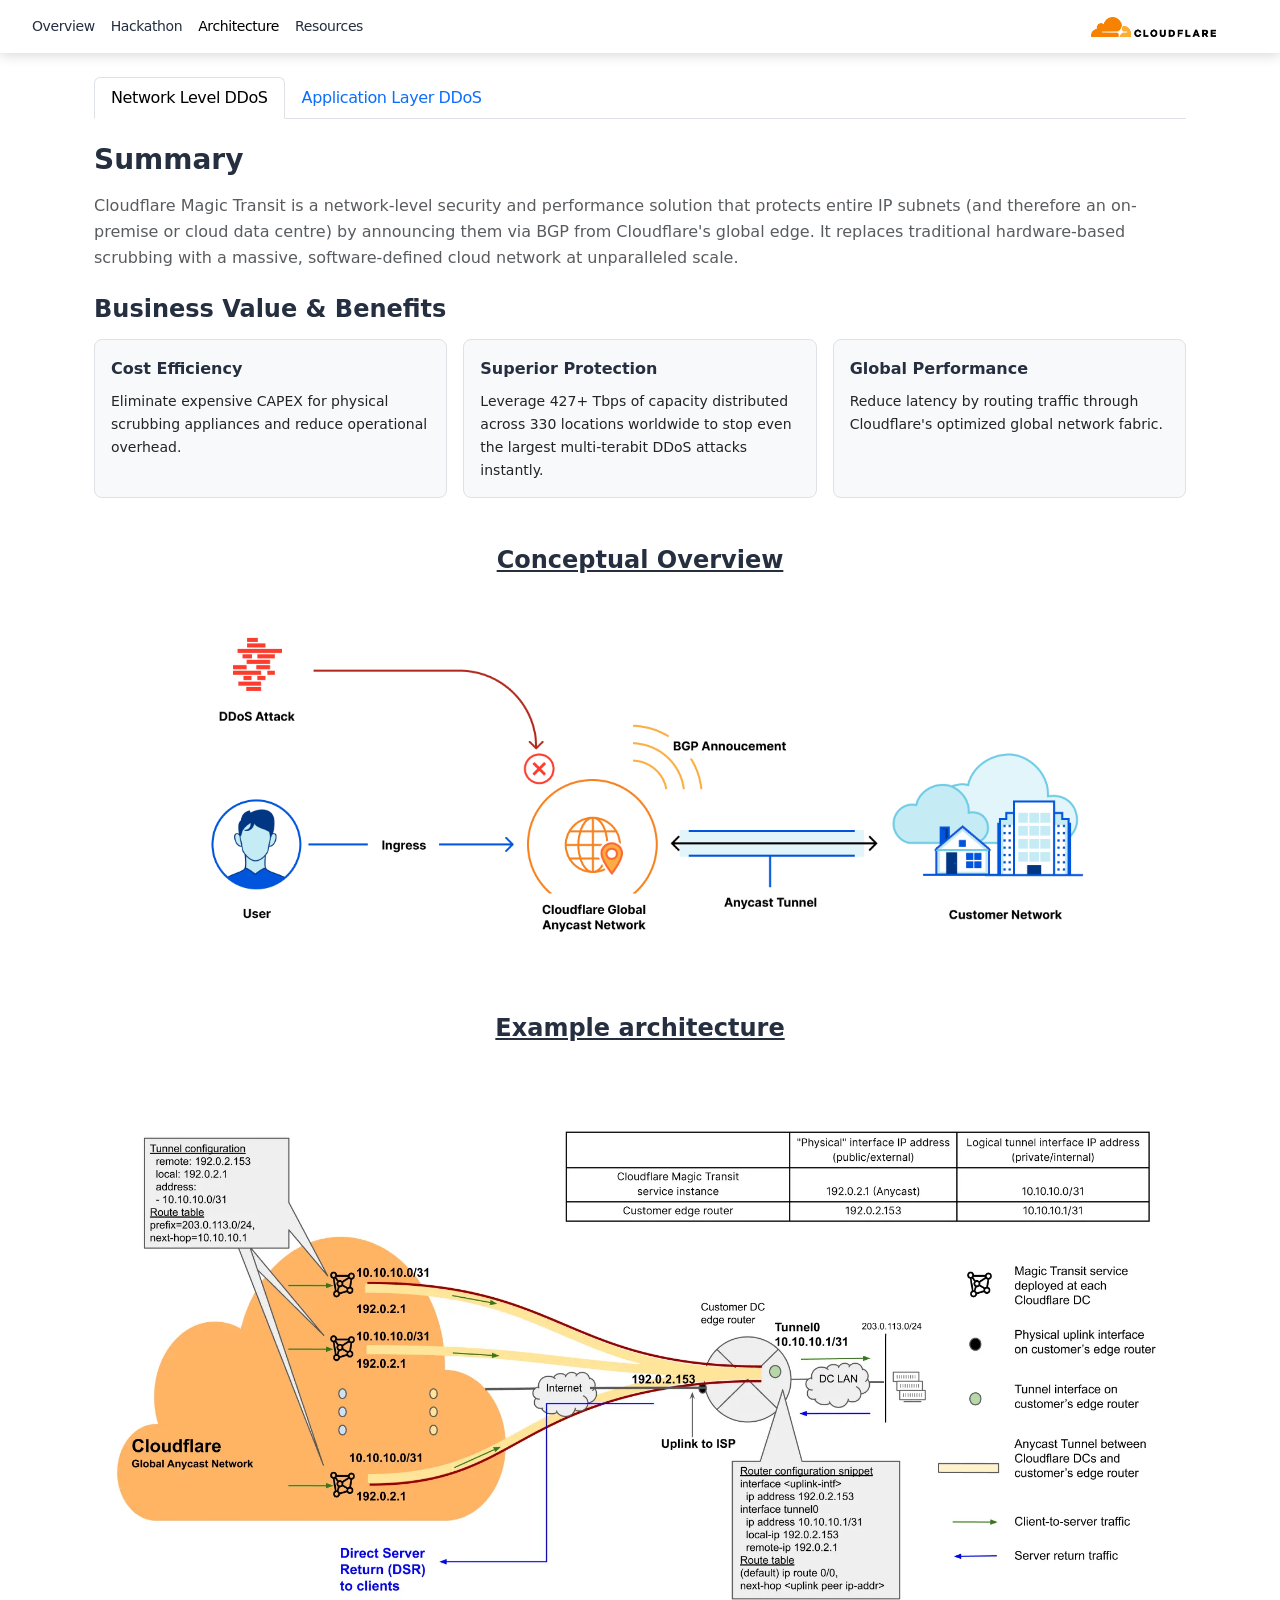
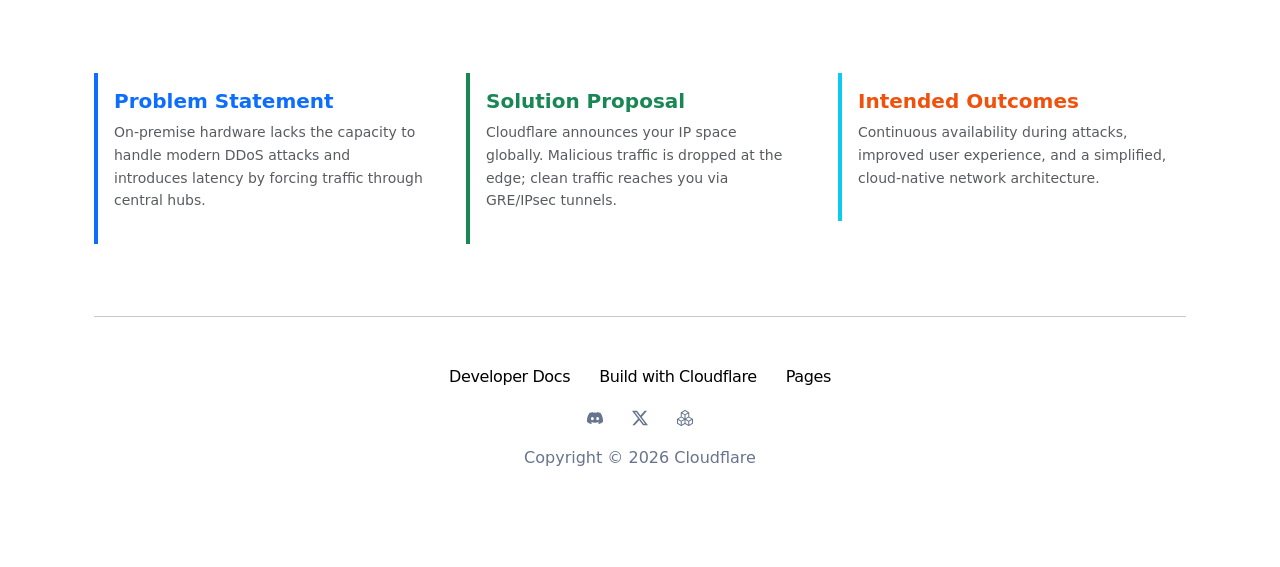
<file: architecture.html>
<!DOCTYPE html>
<html data-bs-theme="light" lang="en">

<head>
    <meta charset="utf-8">
    <meta name="viewport" content="width=device-width, initial-scale=1.0, shrink-to-fit=no">
    <title>AI Test</title>
    <link rel="stylesheet" href="https://cdn.jsdelivr.net/npm/bootstrap@5.3.8/dist/css/bootstrap.min.css">
    <link rel="stylesheet" href="assets/css/Montserrat.css">
    <link rel="stylesheet" href="assets/css/Footer-Basic-icons.css">
    <link rel="stylesheet" href="assets/css/Soft-ui-Navbar.css">
    <link rel="stylesheet" href="assets/css/styles.css">
</head>

<body>
    <div></div>
    <nav class="navbar navbar-expand-md sticky-top bg-body">
        <div class="container-fluid"><button class="navbar-toggler" data-bs-toggle="collapse" data-bs-target="#navcol-2"><span class="visually-hidden">Toggle navigation</span><span class="navbar-toggler-icon"></span></button>
            <div class="collapse navbar-collapse" id="navcol-2">
                <ul class="navbar-nav">
                    <li class="nav-item"><a class="nav-link" href="index.html">Overview</a></li>
                    <li class="nav-item"><a class="nav-link" href="hackathon.html">Hackathon</a></li>
                    <li class="nav-item"><a class="nav-link active" href="architecture.html">Architecture</a></li>
                    <li class="nav-item"><a class="nav-link" href="Resources.html">Resources</a></li>
                </ul>
                <div class="d-flex align-items-center ms-auto"><img class="me-4 pe-3" alt="Cloudflare Logo" height="20" src="assets/img/CF_logo_horizontal_blktype.png" width="141"></div>
            </div>
        </div>
    </nav>
    <section>
        <div class="container">
            <div>
                <ul class="nav nav-tabs mt-4" role="tablist">
                    <li class="nav-item" role="presentation"><a class="nav-link active" role="tab" data-bs-toggle="tab" href="#tab-1">Network Level DDoS</a></li>
                    <li class="nav-item" role="presentation"><a class="nav-link" role="tab" data-bs-toggle="tab" href="#tab-2">Application Layer DDoS</a></li>
                </ul>
                <div class="tab-content">
                    <div class="tab-pane active" role="tabpanel" id="tab-1">
                        <div class="py-4">
                            <h3 class="fw-bold mb-3">Summary</h3>
                            <p class="text-muted mb-4">Cloudflare Magic Transit is a network-level security and performance solution that protects entire IP subnets (and therefore an on-premise or cloud data centre) by announcing them via BGP from Cloudflare's global edge. It replaces traditional hardware-based scrubbing with a massive, software-defined cloud network at unparalleled scale.</p>
                            <h4 class="fw-bold mb-3">Business Value &amp; Benefits</h4>
                            <div class="row mb-5 g-3">
                                <div class="col-md-4">
                                    <div class="bg-light border rounded-3 h-100 p-3">
                                        <h6 class="fw-bold">Cost Efficiency</h6>
                                        <p class="small mb-0">Eliminate expensive CAPEX for physical scrubbing appliances and reduce operational overhead.</p>
                                    </div>
                                </div>
                                <div class="col-md-4">
                                    <div class="bg-light border rounded-3 h-100 p-3">
                                        <h6 class="fw-bold">Superior Protection</h6>
                                        <p class="small mb-0">Leverage 427+ Tbps of capacity distributed across 330 locations worldwide to stop even the largest multi-terabit DDoS attacks instantly.</p>
                                    </div>
                                </div>
                                <div class="col-md-4">
                                    <div class="bg-light border rounded-3 h-100 p-3">
                                        <h6 class="fw-bold">Global Performance</h6>
                                        <p class="small mb-0">Reduce latency by routing traffic through Cloudflare's optimized global network fabric.</p>
                                    </div>
                                </div>
                            </div>
                            <h4 class="fw-bold text-center mb-3"><span style="text-decoration:underline;">Conceptual Overview</span></h4><img class="img-fluid" width="1604" height="621" src="assets/img/image2-54.png">
                            <h4 class="fw-bold text-center mb-3"><span style="text-decoration:underline;">Example architecture</span></h4><img class="img-fluid" width="1920" height="1080" src="assets/img/magic-transit-ref-arch-2.XvKY3pME_Z2GoNl.webp">
                            <div class="row g-4">
                                <div class="col-md-4">
                                    <div class="border-4 border-primary p-3 border-start">
                                        <h5 class="fw-bold text-primary">Problem Statement</h5>
                                        <p class="small text-muted">On-premise hardware lacks the capacity to handle modern DDoS attacks and introduces latency by forcing traffic through central hubs.</p>
                                    </div>
                                </div>
                                <div class="col-md-4">
                                    <div class="border-4 border-success p-3 border-start">
                                        <h5 class="fw-bold text-success">Solution Proposal</h5>
                                        <p class="small text-muted">Cloudflare announces your IP space globally. Malicious traffic is dropped at the edge; clean traffic reaches you via GRE/IPsec tunnels.</p>
                                    </div>
                                </div>
                                <div class="col-md-4">
                                    <div class="border-4 border-info p-3 border-start">
                                        <h5 class="fw-bold text-info"><span style="color: rgb(240, 81, 13);">Intended Outcomes</span></h5>
                                        <p class="small text-muted">Continuous availability during attacks, improved user experience, and a simplified, cloud-native network architecture.</p>
                                    </div>
                                </div>
                            </div>
                        </div>
                    </div>
                    <div class="tab-pane" role="tabpanel" id="tab-2">
                        <div class="py-4">
                            <h3 class="fw-bold mb-3">Summary</h3>
                            <p class="text-muted mb-4">Cloudflare’s Application Layer (L7) DDoS protection defends web applications and APIs from sophisticated HTTP/HTTPS floods and bot attacks. By proxying traffic through its global network, Cloudflare uses real-time behavioral analysis and machine learning to identify and block malicious requests before they ever reach your origin server.</p>
                            <h4 class="fw-bold mb-3">Business Value &amp; Benefits</h4>
                            <div class="row mb-5 g-3">
                                <div class="col-md-4">
                                    <div class="bg-light border rounded-3 h-100 p-3">
                                        <h6 class="fw-bold">Intelligent Mitigation</h6>
                                        <p class="small mb-0">Automatic, ML-driven detection identifies novel attack patterns without the need for manual rule configuration or oversight.</p>
                                    </div>
                                </div>
                                <div class="col-md-4">
                                    <div class="bg-light border rounded-3 h-100 p-3">
                                        <h6 class="fw-bold">Unified Security</h6>
                                        <p class="small mb-0">Deep integration with Cloudflare WAF and Bot Management provides a multi-layered defense against diverse application threats.</p>
                                    </div>
                                </div>
                                <div class="col-md-4">
                                    <div class="bg-light border rounded-3 h-100 p-3">
                                        <h6 class="fw-bold">Zero Latency Impact</h6>
                                        <p class="small mb-0">Security checks are performed at the edge in milliseconds, ensuring that protection doesn't come at the cost of user experience.</p>
                                    </div>
                                </div>
                            </div>
                            <h4 class="fw-bold text-center mb-3">Architecture Diagram</h4><img class="img-fluid" width="1685" height="631" src="assets/img/security-ref-arch-4.PP-9vg85_1LJP4c.svg">
                            <div class="row g-4">
                                <div class="col-md-4">
                                    <div class="border-4 border-primary p-3 border-start">
                                        <h5 class="fw-bold text-primary">Problem Statement</h5>
                                        <p class="small text-muted">Sophisticated L7 attacks mimic human behavior to exhaust server resources, leading to application downtime and origin failure.</p>
                                    </div>
                                </div>
                                <div class="col-md-4">
                                    <div class="border-4 border-success p-3 border-start">
                                        <h5 class="fw-bold text-success">Solution Proposal</h5>
                                        <p class="small text-muted">HTTP requests are inspected by the Cloudflare edge. Malicious floods are challenged or blocked, while legitimate traffic is accelerated via CDN.</p>
                                    </div>
                                </div>
                                <div class="col-md-4">
                                    <div class="border-4 border-info p-3 border-start">
                                        <h5 class="fw-bold text-info"><strong><span style="color: rgb(240, 81, 13);">Intended Outcomes</span></strong></h5>
                                        <p class="small text-muted">Consistent application uptime, significantly reduced server costs, and protection against large-scale layer 7 campaigns.</p>
                                    </div>
                                </div>
                            </div>
                        </div>
                    </div>
                </div>
            </div>
        </div>
    </section>
    <footer class="text-center bg-white pt-3 pb-5">
        <div class="container pt-2 pt-lg-3 pb-4 pb-lg-5">
            <hr class="mb-5 opacity-25">
            <ul class="list-inline">
                <li class="list-inline-item me-4 list-inline-item"><a class="link-body-emphasis" href="https://developers.cloudflare.com/">Developer Docs</a></li>
                <li class="list-inline-item me-4 list-inline-item"><a class="link-body-emphasis" href="https://build.cloudflare.dev/">Build with Cloudflare</a></li>
                <li class="list-inline-item list-inline-item"><a class="link-body-emphasis" href="https://pages.cloudflare.com/">Pages</a></li>
            </ul>
            <ul class="list-inline">
                <li class="list-inline-item me-4 list-inline-item"><a href="https://discord.com/invite/cloudflaredev"><svg class="bi bi-discord text-body" xmlns="http://www.w3.org/2000/svg" width="1em" height="1em" fill="currentColor" viewBox="0 0 16 16">
                            <path d="M13.545 2.907a13.227 13.227 0 0 0-3.257-1.011.05.05 0 0 0-.052.025c-.141.25-.297.577-.406.833a12.19 12.19 0 0 0-3.658 0 8.258 8.258 0 0 0-.412-.833.051.051 0 0 0-.052-.025c-1.125.194-2.22.534-3.257 1.011a.041.041 0 0 0-.021.018C.356 6.024-.213 9.047.066 12.032c.001.014.01.028.021.037a13.276 13.276 0 0 0 3.995 2.02.05.05 0 0 0 .056-.019c.308-.42.582-.863.818-1.329a.05.05 0 0 0-.01-.059.051.051 0 0 0-.018-.011 8.875 8.875 0 0 1-1.248-.595.05.05 0 0 1-.02-.066.051.051 0 0 1 .015-.019c.084-.063.168-.129.248-.195a.05.05 0 0 1 .051-.007c2.619 1.196 5.454 1.196 8.041 0a.052.052 0 0 1 .053.007c.08.066.164.132.248.195a.051.051 0 0 1-.004.085 8.254 8.254 0 0 1-1.249.594.05.05 0 0 0-.03.03.052.052 0 0 0 .003.041c.24.465.515.909.817 1.329a.05.05 0 0 0 .056.019 13.235 13.235 0 0 0 4.001-2.02.049.049 0 0 0 .021-.037c.334-3.451-.559-6.449-2.366-9.106a.034.034 0 0 0-.02-.019Zm-8.198 7.307c-.789 0-1.438-.724-1.438-1.612 0-.889.637-1.613 1.438-1.613.807 0 1.45.73 1.438 1.613 0 .888-.637 1.612-1.438 1.612m5.316 0c-.788 0-1.438-.724-1.438-1.612 0-.889.637-1.613 1.438-1.613.807 0 1.451.73 1.438 1.613 0 .888-.631 1.612-1.438 1.612"></path>
                        </svg></a></li>
                <li class="list-inline-item me-4 list-inline-item"><a href="https://x.com/Cloudflare"><svg class="bi bi-twitter-x text-body" xmlns="http://www.w3.org/2000/svg" width="1em" height="1em" fill="currentColor" viewBox="0 0 16 16">
                            <path d="M12.6.75h2.454l-5.36 6.142L16 15.25h-4.937l-3.867-5.07-4.425 5.07H.316l5.733-6.57L0 .75h5.063l3.495 4.633L12.601.75Zm-.86 13.028h1.36L4.323 2.145H2.865l8.875 11.633Z"></path>
                        </svg></a></li>
                <li class="list-inline-item list-inline-item"><a href="https://community.cloudflare.com/"><svg class="bi bi-boxes text-body" xmlns="http://www.w3.org/2000/svg" width="1em" height="1em" fill="currentColor" viewBox="0 0 16 16">
                            <path d="M7.752.066a.5.5 0 0 1 .496 0l3.75 2.143a.5.5 0 0 1 .252.434v3.995l3.498 2A.5.5 0 0 1 16 9.07v4.286a.5.5 0 0 1-.252.434l-3.75 2.143a.5.5 0 0 1-.496 0l-3.502-2-3.502 2.001a.5.5 0 0 1-.496 0l-3.75-2.143A.5.5 0 0 1 0 13.357V9.071a.5.5 0 0 1 .252-.434L3.75 6.638V2.643a.5.5 0 0 1 .252-.434L7.752.066ZM4.25 7.504 1.508 9.071l2.742 1.567 2.742-1.567zM7.5 9.933l-2.75 1.571v3.134l2.75-1.571zm1 3.134 2.75 1.571v-3.134L8.5 9.933zm.508-3.996 2.742 1.567 2.742-1.567-2.742-1.567zm2.242-2.433V3.504L8.5 5.076V8.21l2.75-1.572ZM7.5 8.21V5.076L4.75 3.504v3.134zM5.258 2.643 8 4.21l2.742-1.567L8 1.076zM15 9.933l-2.75 1.571v3.134L15 13.067zM3.75 14.638v-3.134L1 9.933v3.134z"></path>
                        </svg></a></li>
            </ul>
            <p class="text-body mb-0">Copyright © 2026 Cloudflare</p>
        </div>
    </footer>
    <script src="https://cdn.jsdelivr.net/npm/bootstrap@5.3.8/dist/js/bootstrap.bundle.min.js"></script>
    <script src="assets/js/bs-init.js"></script>
</body>

</html>
</file>
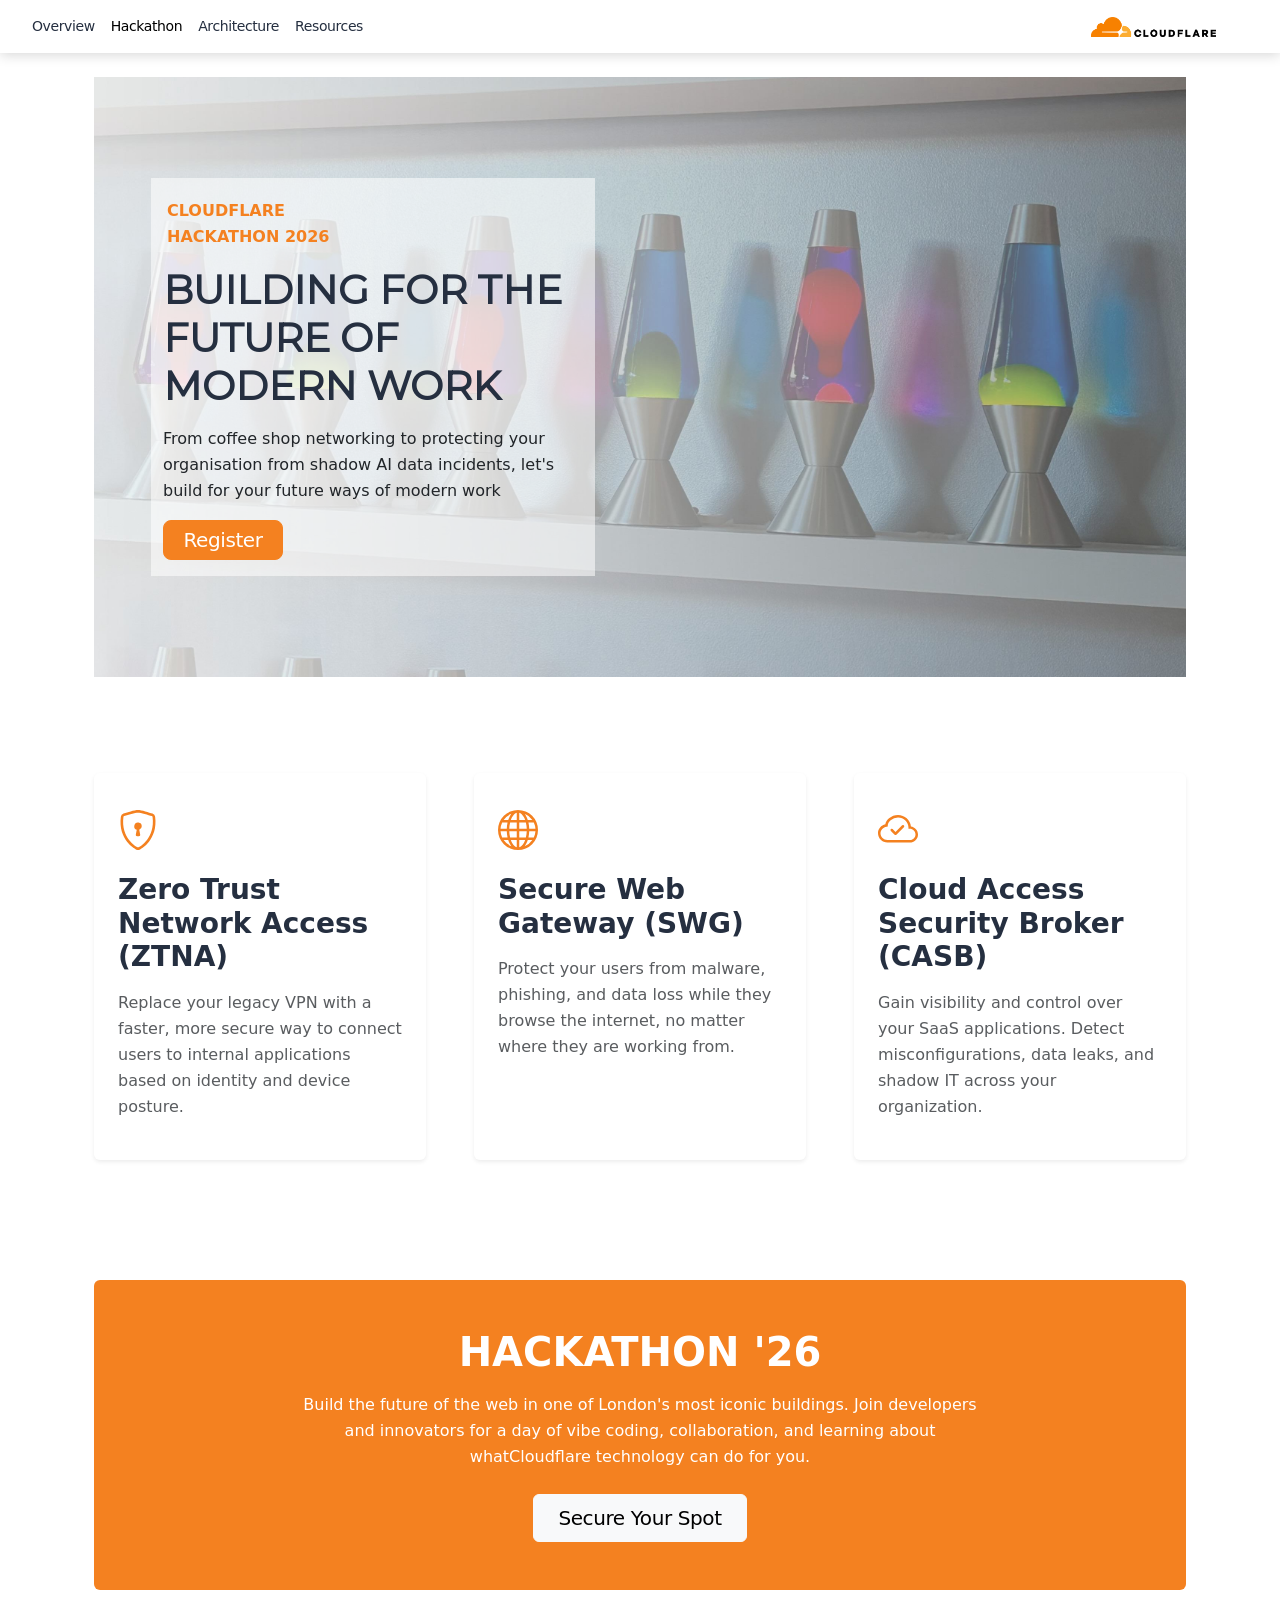
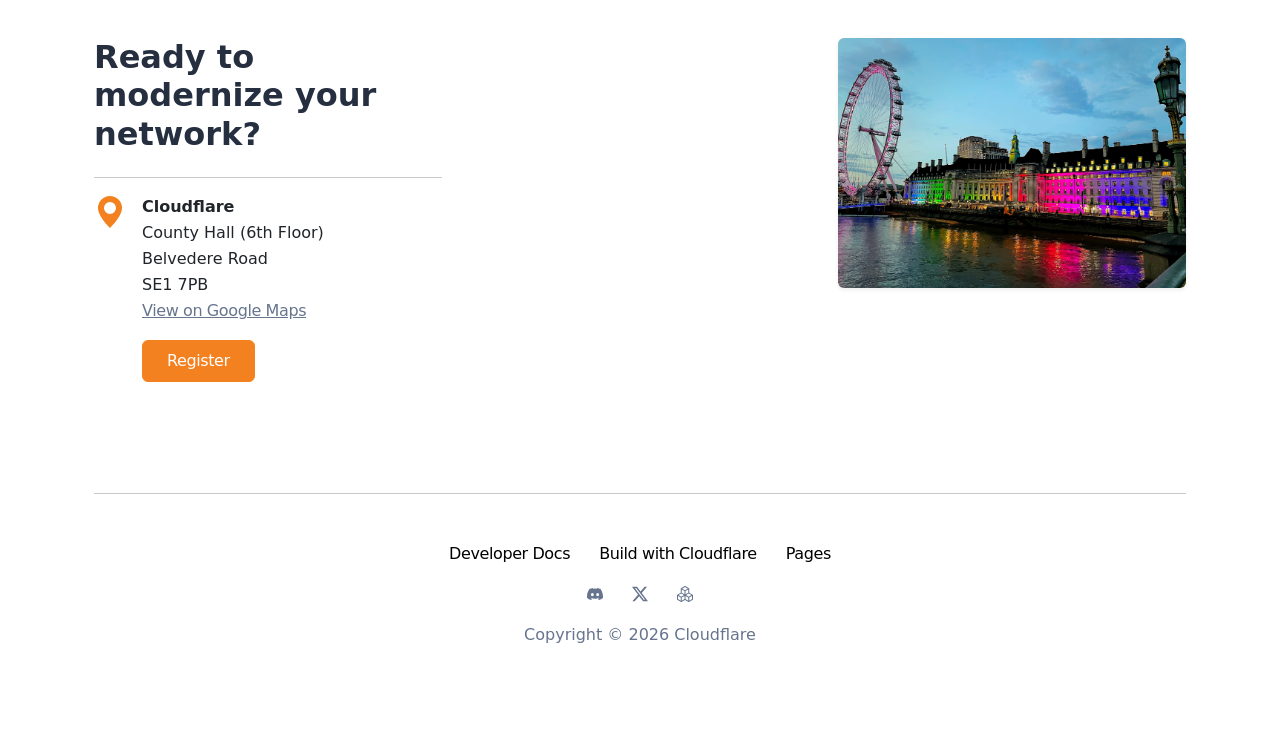
<file: hackathon.html>
<!DOCTYPE html>
<html data-bs-theme="light" lang="en">

<head>
    <meta charset="utf-8">
    <meta name="viewport" content="width=device-width, initial-scale=1.0, shrink-to-fit=no">
    <title>Solutions - Cloudflare One</title>
    <link rel="stylesheet" href="https://cdn.jsdelivr.net/npm/bootstrap@5.3.8/dist/css/bootstrap.min.css">
    <link rel="stylesheet" href="assets/css/Montserrat.css">
    <link rel="stylesheet" href="assets/css/Footer-Basic-icons.css">
    <link rel="stylesheet" href="assets/css/Soft-ui-Navbar.css">
    <link rel="stylesheet" href="assets/css/styles.css">
</head>

<body>
    <nav class="navbar navbar-expand-md sticky-top bg-body">
        <div class="container-fluid"><button class="navbar-toggler" data-bs-toggle="collapse" data-bs-target="#navcol-2"><span class="visually-hidden">Toggle navigation</span><span class="navbar-toggler-icon"></span></button>
            <div class="collapse navbar-collapse" id="navcol-2">
                <ul class="navbar-nav">
                    <li class="nav-item"><a class="nav-link" href="index.html">Overview</a></li>
                    <li class="nav-item"><a class="nav-link active" href="hackathon.html">Hackathon</a></li>
                    <li class="nav-item"><a class="nav-link" href="architecture.html">Architecture</a></li>
                    <li class="nav-item"><a class="nav-link" href="Resources.html">Resources</a></li>
                </ul>
                <div class="d-flex align-items-center ms-auto"><img class="me-4 pe-3" alt="Cloudflare Logo" height="20" src="assets/img/CF_logo_horizontal_blktype.png" width="141"></div>
            </div>
        </div>
    </nav>
    <section class="mt-4">
        <div class="container">
            <section>
                <div data-bss-parallax-bg="true" style="height:600px;background:url(&quot;assets/img/lava-lamp-fade-2.jpg&quot;);background-size:cover;opacity:1;">
                    <div class="container h-100">
                        <div class="row h-100">
                            <div class="col-md-8 col-xl-6 text-center text-md-start d-flex d-sm-flex d-md-flex justify-content-center align-items-center justify-content-md-start align-items-md-center justify-content-xl-center">
                                <div style="max-width:420px;">
                                    <div class="row">
                                        <div class="col pb-3" style="filter:blur(0px);background:rgba(255,255,255,0.55);">
                                            <p class="ms-1 mt-1 pt-3 mb-3" style="color:var(--cf-orange);"><strong>CLOUDFLARE</strong><br><strong>HACKATHON 2026</strong></p>
                                            <h1 class="text-uppercase fw-bold" style="font-family:Montserrat, sans-serif;">Building for THE future OF <br>MODERN WORK</h1>
                                            <p class="my-3">From coffee shop networking to protecting your organisation from shadow AI data incidents, let's build for your future ways of modern work</p><a class="btn btn-lg me-2 mt-0 pt-1 pb-1 btn-cf-orange" role="button" href="#" style="width:120px;">Register</a>
                                        </div>
                                    </div>
                                </div>
                            </div>
                        </div>
                    </div>
                </div>
            </section>
        </div>
    </section>
    <section class="py-5">
        <div class="container pt-5 mb-0 pb-4">
            <div class="row g-5">
                <div class="col-md-4">
                    <div class="card border-0 shadow-sm h-100">
                        <div class="card-body p-4">
                            <div class="mb-3 text-cf-orange" style="font-size:2.5rem;"><svg class="bi bi-shield-lock" xmlns="http://www.w3.org/2000/svg" width="1em" height="1em" fill="currentColor" viewBox="0 0 16 16">
                                    <path d="M5.338 1.59a61.44 61.44 0 0 0-2.837.856.481.481 0 0 0-.328.39c-.554 4.157.726 7.19 2.253 9.188a10.725 10.725 0 0 0 2.287 2.233c.346.244.652.42.893.533.12.057.218.095.293.118a.55.55 0 0 0 .101.025.615.615 0 0 0 .1-.025c.076-.023.174-.061.294-.118.24-.113.547-.29.893-.533a10.726 10.726 0 0 0 2.287-2.233c1.527-1.997 2.807-5.031 2.253-9.188a.48.48 0 0 0-.328-.39c-.651-.213-1.75-.56-2.837-.855C9.552 1.29 8.531 1.067 8 1.067c-.53 0-1.552.223-2.662.524zM5.072.56C6.157.265 7.31 0 8 0s1.843.265 2.928.56c1.11.3 2.229.655 2.887.87a1.54 1.54 0 0 1 1.044 1.262c.596 4.477-.787 7.795-2.465 9.99a11.775 11.775 0 0 1-2.517 2.453 7.159 7.159 0 0 1-1.048.625c-.28.132-.581.24-.829.24s-.548-.108-.829-.24a7.158 7.158 0 0 1-1.048-.625 11.777 11.777 0 0 1-2.517-2.453C1.928 10.487.545 7.169 1.141 2.692A1.54 1.54 0 0 1 2.185 1.43 62.456 62.456 0 0 1 5.072.56"></path>
                                    <path d="M9.5 6.5a1.5 1.5 0 0 1-1 1.415l.385 1.99a.5.5 0 0 1-.491.595h-.788a.5.5 0 0 1-.49-.595l.384-1.99a1.5 1.5 0 1 1 2-1.415z"></path>
                                </svg></div>
                            <h3 class="fw-bold mb-3">Zero Trust Network Access (ZTNA)</h3>
                            <p class="text-muted">Replace your legacy VPN with a faster, more secure way to connect users to internal applications based on identity and device posture.</p>
                        </div>
                    </div>
                </div>
                <div class="col-md-4">
                    <div class="card border-0 shadow-sm h-100">
                        <div class="card-body p-4">
                            <div class="mb-3 text-cf-orange" style="font-size:2.5rem;"><svg class="bi bi-globe" xmlns="http://www.w3.org/2000/svg" width="1em" height="1em" fill="currentColor" viewBox="0 0 16 16">
                                    <path d="M0 8a8 8 0 1 1 16 0A8 8 0 0 1 0 8m7.5-6.923c-.67.204-1.335.82-1.887 1.855A7.97 7.97 0 0 0 5.145 4H7.5zM4.09 4a9.267 9.267 0 0 1 .64-1.539 6.7 6.7 0 0 1 .597-.933A7.025 7.025 0 0 0 2.255 4zm-.582 3.5c.03-.877.138-1.718.312-2.5H1.674a6.958 6.958 0 0 0-.656 2.5zM4.847 5a12.5 12.5 0 0 0-.338 2.5H7.5V5zM8.5 5v2.5h2.99a12.495 12.495 0 0 0-.337-2.5zM4.51 8.5a12.5 12.5 0 0 0 .337 2.5H7.5V8.5zm3.99 0V11h2.653c.187-.765.306-1.608.338-2.5zM5.145 12c.138.386.295.744.468 1.068.552 1.035 1.218 1.65 1.887 1.855V12zm.182 2.472a6.696 6.696 0 0 1-.597-.933A9.268 9.268 0 0 1 4.09 12H2.255a7.024 7.024 0 0 0 3.072 2.472M3.82 11a13.652 13.652 0 0 1-.312-2.5h-2.49c.062.89.291 1.733.656 2.5zm6.853 3.472A7.024 7.024 0 0 0 13.745 12H11.91a9.27 9.27 0 0 1-.64 1.539 6.688 6.688 0 0 1-.597.933M8.5 12v2.923c.67-.204 1.335-.82 1.887-1.855.173-.324.33-.682.468-1.068zm3.68-1h2.146c.365-.767.594-1.61.656-2.5h-2.49a13.65 13.65 0 0 1-.312 2.5zm2.802-3.5a6.959 6.959 0 0 0-.656-2.5H12.18c.174.782.282 1.623.312 2.5zM11.27 2.461c.247.464.462.98.64 1.539h1.835a7.024 7.024 0 0 0-3.072-2.472c.218.284.418.598.597.933zM10.855 4a7.966 7.966 0 0 0-.468-1.068C9.835 1.897 9.17 1.282 8.5 1.077V4z"></path>
                                </svg></div>
                            <h3 class="fw-bold mb-3">Secure Web Gateway (SWG)</h3>
                            <p class="text-muted">Protect your users from malware, phishing, and data loss while they browse the internet, no matter where they are working from.</p>
                        </div>
                    </div>
                </div>
                <div class="col-md-4">
                    <div class="card border-0 shadow-sm h-100">
                        <div class="card-body p-4">
                            <div class="mb-3 text-cf-orange" style="font-size:2.5rem;"><svg class="bi bi-cloud-check" xmlns="http://www.w3.org/2000/svg" width="1em" height="1em" fill="currentColor" viewBox="0 0 16 16">
                                    <path fill-rule="evenodd" d="M10.354 6.146a.5.5 0 0 1 0 .708l-3 3a.5.5 0 0 1-.708 0l-1.5-1.5a.5.5 0 1 1 .708-.708L7 8.793l2.646-2.647a.5.5 0 0 1 .708 0z"></path>
                                    <path d="M4.406 3.342A5.53 5.53 0 0 1 8 2c2.69 0 4.923 2 5.166 4.579C14.758 6.804 16 8.137 16 9.773 16 11.569 14.502 13 12.687 13H3.781C1.708 13 0 11.366 0 9.318c0-1.763 1.266-3.223 2.942-3.593.143-.863.698-1.723 1.464-2.383zm.653.757c-.757.653-1.153 1.44-1.153 2.056v.448l-.445.049C2.064 6.805 1 7.952 1 9.318 1 10.785 2.23 12 3.781 12h8.906C13.98 12 15 10.988 15 9.773c0-1.216-1.02-2.228-2.313-2.228h-.5v-.5C12.188 4.825 10.328 3 8 3a4.53 4.53 0 0 0-2.941 1.1z"></path>
                                </svg></div>
                            <h3 class="fw-bold mb-3">Cloud Access Security Broker (CASB)</h3>
                            <p class="text-muted">Gain visibility and control over your SaaS applications. Detect misconfigurations, data leaks, and shadow IT across your organization.</p>
                        </div>
                    </div>
                </div>
            </div>
        </div>
    </section>
    <section class="py-4 py-xl-5">
        <div class="container h-100">
            <div class="text-white border rounded border-0 p-4 py-5 bg-cf-orange">
                <div class="row h-100">
                    <div class="col-md-10 col-xl-8 text-center d-flex d-sm-flex d-md-flex justify-content-center align-items-center justify-content-md-start align-items-md-center justify-content-xl-center mx-auto">
                        <div>
                            <h1 class="text-uppercase fw-bold text-white mb-3">hackathon '26</h1>
                            <p class="mb-4">Build the future of the web in one of London's most iconic buildings. Join developers and innovators for a day of vibe coding, collaboration, and learning about whatCloudflare technology can do for you.</p><a class="btn btn-light fs-5 px-4 py-2" role="button" href="#">Secure Your Spot</a>
                        </div>
                    </div>
                </div>
            </div>
        </div>
    </section>
    <div class="container">
        <div class="row">
            <div class="col-md-4">
                <h2 class="fw-bold mb-4">Ready to modernize your network?</h2>
                <hr>
                <div class="d-flex align-items-start gap-3 pb-4">
                    <div class="text-cf-orange" style="font-size:2rem;line-height:1;"><svg class="bi bi-geo-alt-fill" xmlns="http://www.w3.org/2000/svg" width="1em" height="1em" fill="currentColor" viewBox="0 0 16 16">
                            <path d="M8 16s6-5.686 6-10A6 6 0 0 0 2 6c0 4.314 6 10 6 10m0-7a3 3 0 1 1 0-6 3 3 0 0 1 0 6"></path>
                        </svg></div>
                    <div>
                        <p class="mb-3"><strong>Cloudflare</strong><br>County Hall (6th Floor)<br>Belvedere Road<br>SE1 7PB<br><a href="https://maps.app.goo.gl/2Hpjy9NABb2gyLNh8" target="_blank" class="text-body" style="text-decoration:underline;">View on Google Maps</a></p><a class="btn px-4 py-2 btn-cf-orange" role="button" href="https://developers.cloudflare.com/fundamentals/get-started/" target="_blank">Register</a>
                    </div>
                </div>
            </div>
            <div class="col-md-4"><iframe allowfullscreen="" frameborder="0" sandbox="allow-scripts" loading="lazy" src="https://www.openstreetmap.org/export/embed.html?bbox=-0.12525387304687502%2C51.50074606347656%2C-0.117014126953125%2C51.50486593652344&amp;layer=mapnik" width="100%" height="400"></iframe></div>
            <div class="col-md-4"><img class="img-fluid rounded shadow-sm mb-4" src="assets/img/county-hall.jpg" style="width:100%;height:250px;object-fit:cover;"></div>
        </div>
    </div>
    <footer class="text-center bg-white pt-3 pb-5">
        <div class="container pt-2 pt-lg-3 pb-4 pb-lg-5">
            <hr class="mb-5 opacity-25">
            <ul class="list-inline">
                <li class="list-inline-item me-4 list-inline-item"><a class="link-body-emphasis" href="https://developers.cloudflare.com/">Developer Docs</a></li>
                <li class="list-inline-item me-4 list-inline-item"><a class="link-body-emphasis" href="https://build.cloudflare.dev/">Build with Cloudflare</a></li>
                <li class="list-inline-item list-inline-item"><a class="link-body-emphasis" href="https://pages.cloudflare.com/">Pages</a></li>
            </ul>
            <ul class="list-inline">
                <li class="list-inline-item me-4 list-inline-item"><a href="https://discord.com/invite/cloudflaredev"><svg class="bi bi-discord text-body" xmlns="http://www.w3.org/2000/svg" width="1em" height="1em" fill="currentColor" viewBox="0 0 16 16">
                            <path d="M13.545 2.907a13.227 13.227 0 0 0-3.257-1.011.05.05 0 0 0-.052.025c-.141.25-.297.577-.406.833a12.19 12.19 0 0 0-3.658 0 8.258 8.258 0 0 0-.412-.833.051.051 0 0 0-.052-.025c-1.125.194-2.22.534-3.257 1.011a.041.041 0 0 0-.021.018C.356 6.024-.213 9.047.066 12.032c.001.014.01.028.021.037a13.276 13.276 0 0 0 3.995 2.02.05.05 0 0 0 .056-.019c.308-.42.582-.863.818-1.329a.05.05 0 0 0-.01-.059.051.051 0 0 0-.018-.011 8.875 8.875 0 0 1-1.248-.595.05.05 0 0 1-.02-.066.051.051 0 0 1 .015-.019c.084-.063.168-.129.248-.195a.05.05 0 0 1 .051-.007c2.619 1.196 5.454 1.196 8.041 0a.052.052 0 0 1 .053.007c.08.066.164.132.248.195a.051.051 0 0 1-.004.085 8.254 8.254 0 0 1-1.249.594.05.05 0 0 0-.03.03.052.052 0 0 0 .003.041c.24.465.515.909.817 1.329a.05.05 0 0 0 .056.019 13.235 13.235 0 0 0 4.001-2.02.049.049 0 0 0 .021-.037c.334-3.451-.559-6.449-2.366-9.106a.034.034 0 0 0-.02-.019Zm-8.198 7.307c-.789 0-1.438-.724-1.438-1.612 0-.889.637-1.613 1.438-1.613.807 0 1.45.73 1.438 1.613 0 .888-.637 1.612-1.438 1.612m5.316 0c-.788 0-1.438-.724-1.438-1.612 0-.889.637-1.613 1.438-1.613.807 0 1.451.73 1.438 1.613 0 .888-.631 1.612-1.438 1.612"></path>
                        </svg></a></li>
                <li class="list-inline-item me-4 list-inline-item"><a href="https://x.com/Cloudflare"><svg class="bi bi-twitter-x text-body" xmlns="http://www.w3.org/2000/svg" width="1em" height="1em" fill="currentColor" viewBox="0 0 16 16">
                            <path d="M12.6.75h2.454l-5.36 6.142L16 15.25h-4.937l-3.867-5.07-4.425 5.07H.316l5.733-6.57L0 .75h5.063l3.495 4.633L12.601.75Zm-.86 13.028h1.36L4.323 2.145H2.865l8.875 11.633Z"></path>
                        </svg></a></li>
                <li class="list-inline-item list-inline-item"><a href="https://community.cloudflare.com/"><svg class="bi bi-boxes text-body" xmlns="http://www.w3.org/2000/svg" width="1em" height="1em" fill="currentColor" viewBox="0 0 16 16">
                            <path d="M7.752.066a.5.5 0 0 1 .496 0l3.75 2.143a.5.5 0 0 1 .252.434v3.995l3.498 2A.5.5 0 0 1 16 9.07v4.286a.5.5 0 0 1-.252.434l-3.75 2.143a.5.5 0 0 1-.496 0l-3.502-2-3.502 2.001a.5.5 0 0 1-.496 0l-3.75-2.143A.5.5 0 0 1 0 13.357V9.071a.5.5 0 0 1 .252-.434L3.75 6.638V2.643a.5.5 0 0 1 .252-.434L7.752.066ZM4.25 7.504 1.508 9.071l2.742 1.567 2.742-1.567zM7.5 9.933l-2.75 1.571v3.134l2.75-1.571zm1 3.134 2.75 1.571v-3.134L8.5 9.933zm.508-3.996 2.742 1.567 2.742-1.567-2.742-1.567zm2.242-2.433V3.504L8.5 5.076V8.21l2.75-1.572ZM7.5 8.21V5.076L4.75 3.504v3.134zM5.258 2.643 8 4.21l2.742-1.567L8 1.076zM15 9.933l-2.75 1.571v3.134L15 13.067zM3.75 14.638v-3.134L1 9.933v3.134z"></path>
                        </svg></a></li>
            </ul>
            <p class="text-body mb-0">Copyright © 2026 Cloudflare</p>
        </div>
    </footer>
    <script src="https://cdn.jsdelivr.net/npm/bootstrap@5.3.8/dist/js/bootstrap.bundle.min.js"></script>
    <script src="assets/js/bs-init.js"></script>
</body>

</html>
</file>
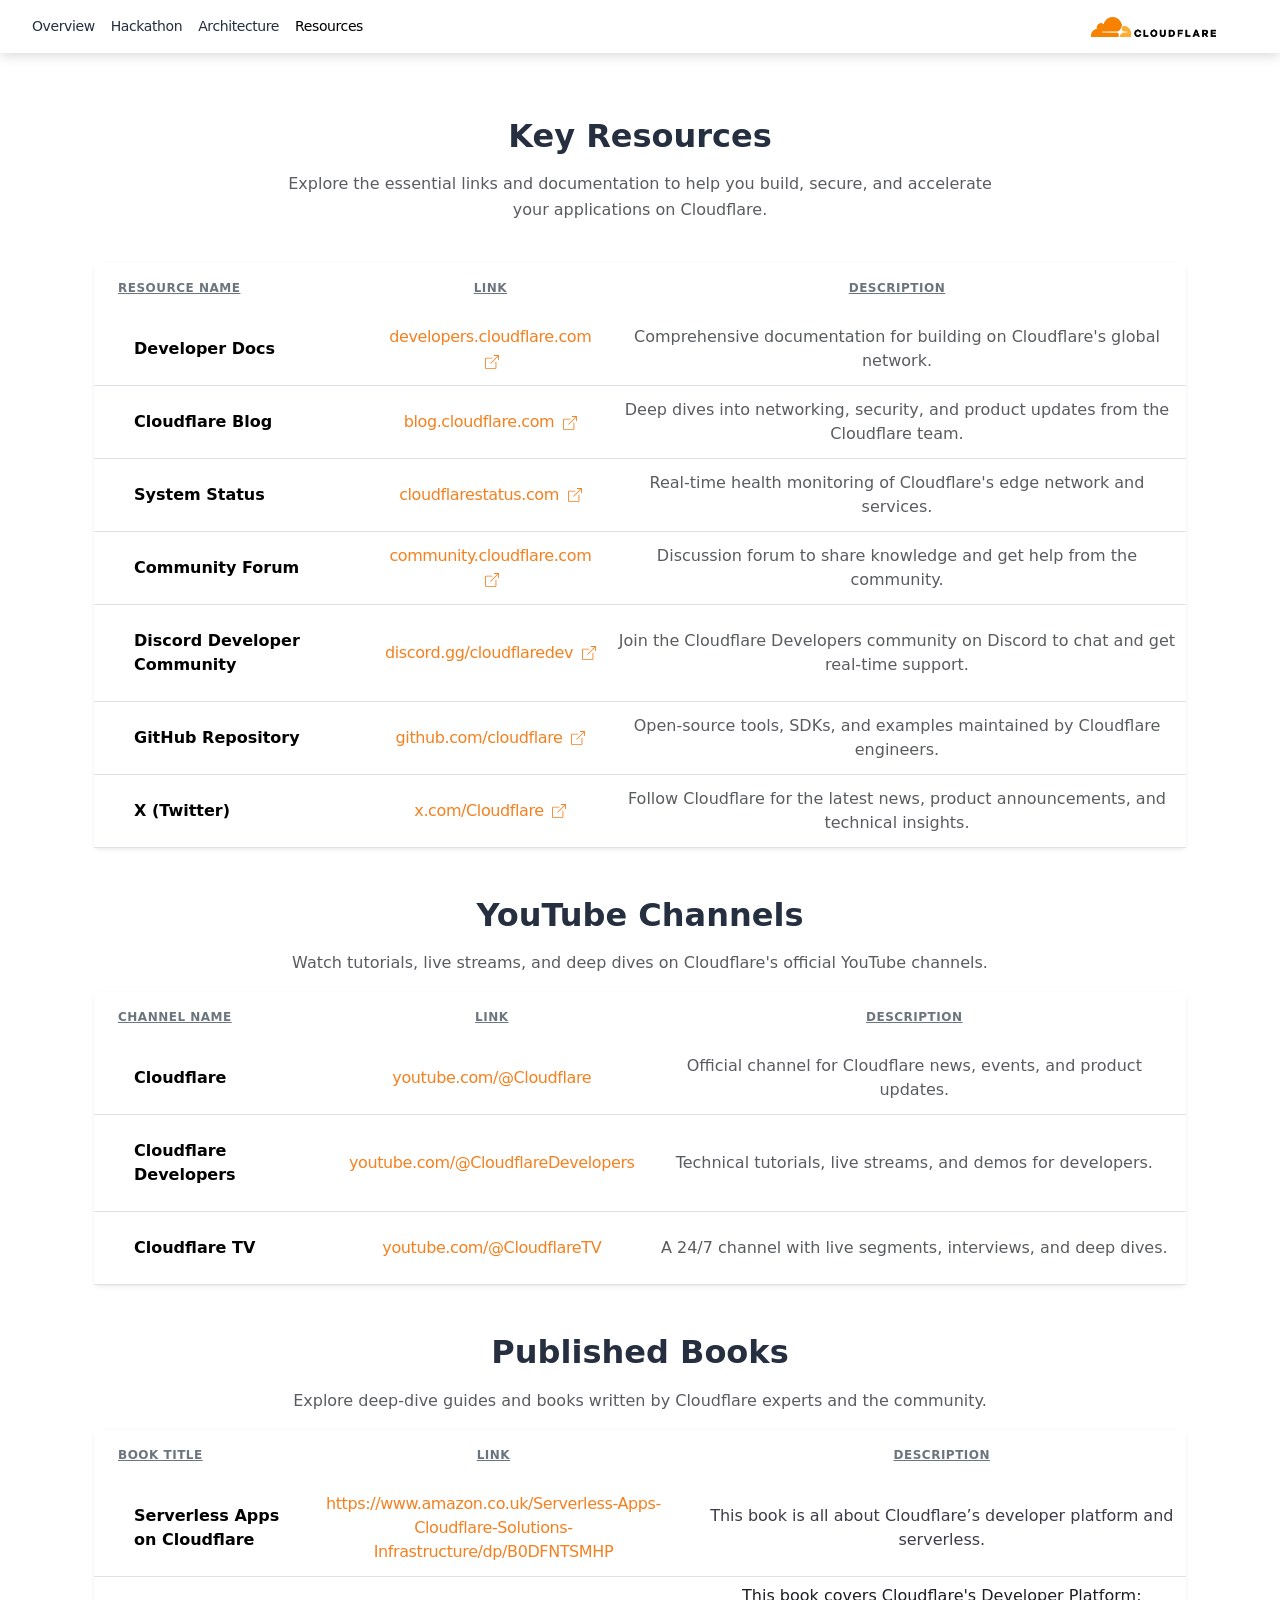
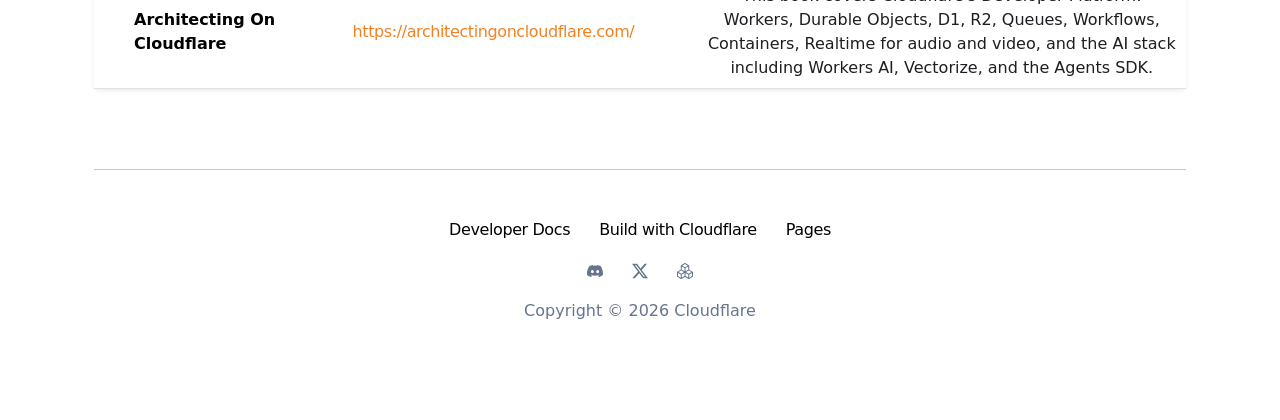
<file: Resources.html>
<!DOCTYPE html>
<html data-bs-theme="light" lang="en">

<head>
    <meta charset="utf-8">
    <meta name="viewport" content="width=device-width, initial-scale=1.0, shrink-to-fit=no">
    <title>Solutions - Cloudflare One</title>
    <link rel="stylesheet" href="https://cdn.jsdelivr.net/npm/bootstrap@5.3.8/dist/css/bootstrap.min.css">
    <link rel="stylesheet" href="assets/css/Montserrat.css">
    <link rel="stylesheet" href="assets/css/Footer-Basic-icons.css">
    <link rel="stylesheet" href="assets/css/Soft-ui-Navbar.css">
    <link rel="stylesheet" href="assets/css/styles.css">
</head>

<body>
    <nav class="navbar navbar-expand-md sticky-top bg-body">
        <div class="container-fluid"><button class="navbar-toggler" data-bs-toggle="collapse" data-bs-target="#navcol-2"><span class="visually-hidden">Toggle navigation</span><span class="navbar-toggler-icon"></span></button>
            <div class="collapse navbar-collapse" id="navcol-2">
                <ul class="navbar-nav">
                    <li class="nav-item"><a class="nav-link" href="index.html">Overview</a></li>
                    <li class="nav-item"><a class="nav-link" href="hackathon.html">Hackathon</a></li>
                    <li class="nav-item"><a class="nav-link" href="architecture.html">Architecture</a></li>
                    <li class="nav-item"><a class="nav-link active" href="Resources.html">Resources</a></li>
                </ul>
                <div class="d-flex align-items-center ms-auto"><img class="me-4 pe-3" alt="Cloudflare Logo" height="20" src="assets/img/CF_logo_horizontal_blktype.png" width="141"></div>
            </div>
        </div>
    </nav>
    <footer class="text-center bg-white pt-3 pb-5">
        <section class="py-5">
            <div class="container">
                <div class="row mb-4">
                    <div class="col-lg-8 text-center mx-auto">
                        <h2 class="fw-bold mb-3">Key Resources</h2>
                        <p class="text-muted">Explore the essential links and documentation to help you build, secure, and accelerate your applications on Cloudflare.</p>
                    </div>
                </div>
                <div class="row">
                    <div class="col-12">
                        <div class="card border-0 shadow-sm">
                            <div class="card-body p-0">
                                <div class="table-responsive">
                                    <table class="table table-hover align-middle mb-0">
                                        <thead class="bg-light">
                                            <tr>
                                                <th class="text-start border-0 ps-4 py-3"><span style="text-decoration:underline;">Resource Name</span></th>
                                                <th class="border-0 py-3"><span style="text-decoration:underline;">Link</span></th>
                                                <th class="border-0 py-3"><span style="text-decoration:underline;">Description</span></th>
                                            </tr>
                                        </thead>
                                        <tbody>
                                            <tr>
                                                <td class="text-start ps-4 py-4"><div class="d-flex align-items-center"><div class="bg-cf-orange text-white rounded-circle d-flex align-items-center justify-content-center me-3"><i class="bi bi-book fs-5"></i></div><span class="fw-semibold">Developer Docs</span></div></td>
                                                <td><a class="text-decoration-none text-cf-orange" href="https://developers.cloudflare.com/" target="_blank">developers.cloudflare.com <svg class="bi bi-box-arrow-up-right small ms-1" xmlns="http://www.w3.org/2000/svg" width="1em" height="1em" fill="currentColor" viewBox="0 0 16 16">
                                                            <path fill-rule="evenodd" d="M8.636 3.5a.5.5 0 0 0-.5-.5H1.5A1.5 1.5 0 0 0 0 4.5v10A1.5 1.5 0 0 0 1.5 16h10a1.5 1.5 0 0 0 1.5-1.5V7.864a.5.5 0 0 0-1 0V14.5a.5.5 0 0 1-.5.5h-10a.5.5 0 0 1-.5-.5v-10a.5.5 0 0 1 .5-.5h6.636a.5.5 0 0 0 .5-.5"></path>
                                                            <path fill-rule="evenodd" d="M16 .5a.5.5 0 0 0-.5-.5h-5a.5.5 0 0 0 0 1h3.793L6.146 9.146a.5.5 0 1 0 .708.708L15 1.707V5.5a.5.5 0 0 0 1 0z"></path>
                                                        </svg></a></td>
                                                <td class="text-muted">Comprehensive documentation for building on Cloudflare's global network.</td>
                                            </tr>
                                            <tr>
                                                <td class="text-start ps-4 py-4"><div class="d-flex align-items-center"><div class="bg-primary text-white rounded-circle d-flex align-items-center justify-content-center me-3"><i class="bi bi-newspaper fs-5"></i></div><span class="fw-semibold">Cloudflare Blog</span></div></td>
                                                <td><a class="text-decoration-none text-cf-orange" href="https://blog.cloudflare.com/" target="_blank">blog.cloudflare.com <svg class="bi bi-box-arrow-up-right small ms-1" xmlns="http://www.w3.org/2000/svg" width="1em" height="1em" fill="currentColor" viewBox="0 0 16 16">
                                                            <path fill-rule="evenodd" d="M8.636 3.5a.5.5 0 0 0-.5-.5H1.5A1.5 1.5 0 0 0 0 4.5v10A1.5 1.5 0 0 0 1.5 16h10a1.5 1.5 0 0 0 1.5-1.5V7.864a.5.5 0 0 0-1 0V14.5a.5.5 0 0 1-.5.5h-10a.5.5 0 0 1-.5-.5v-10a.5.5 0 0 1 .5-.5h6.636a.5.5 0 0 0 .5-.5"></path>
                                                            <path fill-rule="evenodd" d="M16 .5a.5.5 0 0 0-.5-.5h-5a.5.5 0 0 0 0 1h3.793L6.146 9.146a.5.5 0 1 0 .708.708L15 1.707V5.5a.5.5 0 0 0 1 0z"></path>
                                                        </svg></a></td>
                                                <td class="text-muted">Deep dives into networking, security, and product updates from the Cloudflare team.</td>
                                            </tr>
                                            <tr></tr>
                                            <tr>
                                                <td class="text-start ps-4 py-4"><div class="d-flex align-items-center"><div class="bg-info text-white rounded-circle d-flex align-items-center justify-content-center me-3"><i class="bi bi-activity fs-5"></i></div><span class="fw-semibold">System Status</span></div></td>
                                                <td><a class="text-decoration-none text-cf-orange" href="https://www.cloudflarestatus.com/" target="_blank">cloudflarestatus.com <svg class="bi bi-box-arrow-up-right small ms-1" xmlns="http://www.w3.org/2000/svg" width="1em" height="1em" fill="currentColor" viewBox="0 0 16 16">
                                                            <path fill-rule="evenodd" d="M8.636 3.5a.5.5 0 0 0-.5-.5H1.5A1.5 1.5 0 0 0 0 4.5v10A1.5 1.5 0 0 0 1.5 16h10a1.5 1.5 0 0 0 1.5-1.5V7.864a.5.5 0 0 0-1 0V14.5a.5.5 0 0 1-.5.5h-10a.5.5 0 0 1-.5-.5v-10a.5.5 0 0 1 .5-.5h6.636a.5.5 0 0 0 .5-.5"></path>
                                                            <path fill-rule="evenodd" d="M16 .5a.5.5 0 0 0-.5-.5h-5a.5.5 0 0 0 0 1h3.793L6.146 9.146a.5.5 0 1 0 .708.708L15 1.707V5.5a.5.5 0 0 0 1 0z"></path>
                                                        </svg></a></td>
                                                <td class="text-muted">Real-time health monitoring of Cloudflare's edge network and services.</td>
                                            </tr>
                                            <tr>
                                                <td class="text-start ps-4 py-4"><div class="d-flex align-items-center"><div class="bg-warning text-dark rounded-circle d-flex align-items-center justify-content-center me-3"><i class="bi bi-people fs-5"></i></div><span class="fw-semibold">Community Forum</span></div></td>
                                                <td><a class="text-decoration-none text-cf-orange" href="https://community.cloudflare.com/" target="_blank">community.cloudflare.com <svg class="bi bi-box-arrow-up-right small ms-1" xmlns="http://www.w3.org/2000/svg" width="1em" height="1em" fill="currentColor" viewBox="0 0 16 16">
                                                            <path fill-rule="evenodd" d="M8.636 3.5a.5.5 0 0 0-.5-.5H1.5A1.5 1.5 0 0 0 0 4.5v10A1.5 1.5 0 0 0 1.5 16h10a1.5 1.5 0 0 0 1.5-1.5V7.864a.5.5 0 0 0-1 0V14.5a.5.5 0 0 1-.5.5h-10a.5.5 0 0 1-.5-.5v-10a.5.5 0 0 1 .5-.5h6.636a.5.5 0 0 0 .5-.5"></path>
                                                            <path fill-rule="evenodd" d="M16 .5a.5.5 0 0 0-.5-.5h-5a.5.5 0 0 0 0 1h3.793L6.146 9.146a.5.5 0 1 0 .708.708L15 1.707V5.5a.5.5 0 0 0 1 0z"></path>
                                                        </svg></a></td>
                                                <td class="text-muted">Discussion forum to share knowledge and get help from the community.</td>
                                            </tr>
                                            <tr>
                                                <td class="text-start ps-4 py-4"><div class="d-flex align-items-center"><div class="text-white rounded-circle d-flex align-items-center justify-content-center me-3"><i class="bi bi-discord fs-5"></i></div><span class="fw-semibold">Discord Developer Community</span></div></td>
                                                <td><a class="text-decoration-none text-cf-orange" href="https://discord.com/invite/cloudflaredev" target="_blank">discord.gg/cloudflaredev <svg class="bi bi-box-arrow-up-right small ms-1" xmlns="http://www.w3.org/2000/svg" width="1em" height="1em" fill="currentColor" viewBox="0 0 16 16">
                                                            <path fill-rule="evenodd" d="M8.636 3.5a.5.5 0 0 0-.5-.5H1.5A1.5 1.5 0 0 0 0 4.5v10A1.5 1.5 0 0 0 1.5 16h10a1.5 1.5 0 0 0 1.5-1.5V7.864a.5.5 0 0 0-1 0V14.5a.5.5 0 0 1-.5.5h-10a.5.5 0 0 1-.5-.5v-10a.5.5 0 0 1 .5-.5h6.636a.5.5 0 0 0 .5-.5"></path>
                                                            <path fill-rule="evenodd" d="M16 .5a.5.5 0 0 0-.5-.5h-5a.5.5 0 0 0 0 1h3.793L6.146 9.146a.5.5 0 1 0 .708.708L15 1.707V5.5a.5.5 0 0 0 1 0z"></path>
                                                        </svg></a></td>
                                                <td class="text-muted">Join the Cloudflare Developers community on Discord to chat and get real-time support.</td>
                                            </tr>
                                            <tr>
                                                <td class="text-start ps-4 py-4"><div class="d-flex align-items-center"><div class="bg-dark text-white rounded-circle d-flex align-items-center justify-content-center me-3"><i class="bi bi-github fs-5"></i></div><span class="fw-semibold">GitHub Repository</span></div></td>
                                                <td><a class="text-decoration-none text-cf-orange" href="https://github.com/cloudflare" target="_blank">github.com/cloudflare <svg class="bi bi-box-arrow-up-right small ms-1" xmlns="http://www.w3.org/2000/svg" width="1em" height="1em" fill="currentColor" viewBox="0 0 16 16">
                                                            <path fill-rule="evenodd" d="M8.636 3.5a.5.5 0 0 0-.5-.5H1.5A1.5 1.5 0 0 0 0 4.5v10A1.5 1.5 0 0 0 1.5 16h10a1.5 1.5 0 0 0 1.5-1.5V7.864a.5.5 0 0 0-1 0V14.5a.5.5 0 0 1-.5.5h-10a.5.5 0 0 1-.5-.5v-10a.5.5 0 0 1 .5-.5h6.636a.5.5 0 0 0 .5-.5"></path>
                                                            <path fill-rule="evenodd" d="M16 .5a.5.5 0 0 0-.5-.5h-5a.5.5 0 0 0 0 1h3.793L6.146 9.146a.5.5 0 1 0 .708.708L15 1.707V5.5a.5.5 0 0 0 1 0z"></path>
                                                        </svg></a></td>
                                                <td class="text-muted">Open-source tools, SDKs, and examples maintained by Cloudflare engineers.</td>
                                            </tr>
                                            <tr>
                                                <td class="text-start ps-4 py-4"><div class="d-flex align-items-center"><div class="bg-dark text-white rounded-circle d-flex align-items-center justify-content-center me-3"><i class="bi bi-twitter-x fs-5"></i></div><span class="fw-semibold">X (Twitter)</span></div></td>
                                                <td><a class="text-decoration-none text-cf-orange" href="https://x.com/Cloudflare" target="_blank">x.com/Cloudflare <svg class="bi bi-box-arrow-up-right small ms-1" xmlns="http://www.w3.org/2000/svg" width="1em" height="1em" fill="currentColor" viewBox="0 0 16 16">
                                                            <path fill-rule="evenodd" d="M8.636 3.5a.5.5 0 0 0-.5-.5H1.5A1.5 1.5 0 0 0 0 4.5v10A1.5 1.5 0 0 0 1.5 16h10a1.5 1.5 0 0 0 1.5-1.5V7.864a.5.5 0 0 0-1 0V14.5a.5.5 0 0 1-.5.5h-10a.5.5 0 0 1-.5-.5v-10a.5.5 0 0 1 .5-.5h6.636a.5.5 0 0 0 .5-.5"></path>
                                                            <path fill-rule="evenodd" d="M16 .5a.5.5 0 0 0-.5-.5h-5a.5.5 0 0 0 0 1h3.793L6.146 9.146a.5.5 0 1 0 .708.708L15 1.707V5.5a.5.5 0 0 0 1 0z"></path>
                                                        </svg></a></td>
                                                <td class="text-muted">Follow Cloudflare for the latest news, product announcements, and technical insights.</td>
                                            </tr>
                                        </tbody>
                                    </table>
                                </div>
                            </div>
                        </div>
                    </div>
                </div>
                <div class="row mt-5">
                    <div class="col-lg-8 text-center mx-auto">
                        <h2 class="fw-bold mb-3">YouTube Channels</h2>
                        <p class="text-muted">Watch tutorials, live streams, and deep dives on Cloudflare's official YouTube channels.</p>
                    </div>
                </div>
                <div class="row">
                    <div class="col-12">
                        <div class="card border-0 shadow-sm">
                            <div class="card-body p-0">
                                <div class="table-responsive">
                                    <table class="table table-hover align-middle mb-0">
                                        <thead class="bg-light">
                                            <tr>
                                                <th class="text-start border-0 ps-4 py-3"><span style="text-decoration:underline;">Channel Name</span></th>
                                                <th class="border-0 py-3"><span style="text-decoration:underline;">Link</span></th>
                                                <th class="border-0 py-3"><span style="text-decoration:underline;">Description</span></th>
                                            </tr>
                                        </thead>
                                        <tbody>
                                            <tr>
                                                <td class="text-start ps-4 py-4"><div class="d-flex align-items-center"><div class="bg-danger text-white rounded-circle d-flex align-items-center justify-content-center me-3"><i class="bi bi-youtube"></i></div><span class="fw-semibold">Cloudflare</span></div></td>
                                                <td><a class="text-decoration-none text-cf-orange" href="https://www.youtube.com/@Cloudflare" target="_blank">youtube.com/@Cloudflare</a></td>
                                                <td class="text-muted">Official channel for Cloudflare news, events, and product updates.</td>
                                            </tr>
                                            <tr>
                                                <td class="text-start ps-4 py-4"><div class="d-flex align-items-center"><div class="bg-danger text-white rounded-circle d-flex align-items-center justify-content-center me-3"><i class="bi bi-youtube"></i></div><span class="fw-semibold">Cloudflare Developers</span></div></td>
                                                <td><a class="text-decoration-none text-cf-orange" href="https://www.youtube.com/@CloudflareDevelopers" target="_blank">youtube.com/@CloudflareDevelopers</a></td>
                                                <td class="text-muted">Technical tutorials, live streams, and demos for developers.</td>
                                            </tr>
                                            <tr>
                                                <td class="text-start ps-4 py-4"><div class="d-flex align-items-center"><div class="bg-danger text-white rounded-circle d-flex align-items-center justify-content-center me-3"><i class="bi bi-youtube"></i></div><span class="fw-semibold">Cloudflare TV</span></div></td>
                                                <td><a class="text-decoration-none text-cf-orange" href="https://www.youtube.com/@CloudflareTV" target="_blank">youtube.com/@CloudflareTV</a></td>
                                                <td class="text-muted">A 24/7 channel with live segments, interviews, and deep dives.</td>
                                            </tr>
                                        </tbody>
                                    </table>
                                </div>
                            </div>
                        </div>
                    </div>
                </div>
                <div class="row mt-5">
                    <div class="col-lg-8 text-center mx-auto">
                        <h2 class="fw-bold mb-3">Published Books</h2>
                        <p class="text-muted">Explore deep-dive guides and books written by Cloudflare experts and the community.</p>
                    </div>
                </div>
                <div class="row">
                    <div class="col-12">
                        <div class="card border-0 shadow-sm">
                            <div class="card-body p-0">
                                <div class="table-responsive">
                                    <table class="table table-hover align-middle mb-0">
                                        <thead class="bg-light">
                                            <tr>
                                                <th class="text-start border-0 ps-4 py-3"><span style="text-decoration:underline;">Book Title</span></th>
                                                <th class="border-0 py-3"><span style="text-decoration:underline;">Link</span></th>
                                                <th class="border-0 py-3"><span style="text-decoration:underline;">Description</span></th>
                                            </tr>
                                        </thead>
                                        <tbody>
                                            <tr>
                                                <td class="text-start ps-4 py-4"><div class="d-flex align-items-center"><div class="bg-success text-white rounded-circle d-flex align-items-center justify-content-center me-3" style=""><i class="bi bi-book fs-5"></i></div><span class="fw-semibold">Serverless Apps on Cloudflare</span></div></td>
                                                <td><a class="text-decoration-none text-cf-orange" href="https://www.oreilly.com/library/view/building-at-the/9781098112211/" target="_blank">https://www.amazon.co.uk/Serverless-Apps-Cloudflare-Solutions-Infrastructure/dp/B0DFNTSMHP</a></td>
                                                <td class="text-muted"><span style="color: rgb(61, 59, 73);">This book is all about Cloudflare’s developer platform and serverless.</span></td>
                                            </tr>
                                            <tr></tr>
                                            <tr>
                                                <td class="text-start ps-4 py-4"><div class="d-flex align-items-center"><div class="bg-success text-white rounded-circle d-flex align-items-center justify-content-center me-3" style=""><i class="bi bi-book fs-5"></i></div><span class="fw-semibold">Architecting On Cloudflare</span></div></td>
                                                <td><a class="text-decoration-none text-cf-orange" href="https://architectingoncloudflare.com/" target="_blank">https://architectingoncloudflare.com/</a></td>
                                                <td class="text-muted"><span style="color: rgb(28, 30, 33);">This book covers Cloudflare's Developer Platform: Workers, Durable Objects, D1, R2, Queues, Workflows, Containers, Realtime for audio and video, and the AI stack including Workers AI, Vectorize, and the Agents SDK.</span></td>
                                            </tr>
                                        </tbody>
                                    </table>
                                </div>
                            </div>
                        </div>
                    </div>
                </div>
            </div>
        </section>
        <div class="container pt-2 pt-lg-3 pb-4 pb-lg-5">
            <hr class="mb-5 opacity-25">
            <ul class="list-inline">
                <li class="list-inline-item me-4 list-inline-item"><a class="link-body-emphasis" href="https://developers.cloudflare.com/">Developer Docs</a></li>
                <li class="list-inline-item me-4 list-inline-item"><a class="link-body-emphasis" href="https://build.cloudflare.dev/">Build with Cloudflare</a></li>
                <li class="list-inline-item list-inline-item"><a class="link-body-emphasis" href="https://pages.cloudflare.com/">Pages</a></li>
            </ul>
            <ul class="list-inline">
                <li class="list-inline-item me-4 list-inline-item"><a href="https://discord.com/invite/cloudflaredev"><svg class="bi bi-discord text-body" xmlns="http://www.w3.org/2000/svg" width="1em" height="1em" fill="currentColor" viewBox="0 0 16 16">
                            <path d="M13.545 2.907a13.227 13.227 0 0 0-3.257-1.011.05.05 0 0 0-.052.025c-.141.25-.297.577-.406.833a12.19 12.19 0 0 0-3.658 0 8.258 8.258 0 0 0-.412-.833.051.051 0 0 0-.052-.025c-1.125.194-2.22.534-3.257 1.011a.041.041 0 0 0-.021.018C.356 6.024-.213 9.047.066 12.032c.001.014.01.028.021.037a13.276 13.276 0 0 0 3.995 2.02.05.05 0 0 0 .056-.019c.308-.42.582-.863.818-1.329a.05.05 0 0 0-.01-.059.051.051 0 0 0-.018-.011 8.875 8.875 0 0 1-1.248-.595.05.05 0 0 1-.02-.066.051.051 0 0 1 .015-.019c.084-.063.168-.129.248-.195a.05.05 0 0 1 .051-.007c2.619 1.196 5.454 1.196 8.041 0a.052.052 0 0 1 .053.007c.08.066.164.132.248.195a.051.051 0 0 1-.004.085 8.254 8.254 0 0 1-1.249.594.05.05 0 0 0-.03.03.052.052 0 0 0 .003.041c.24.465.515.909.817 1.329a.05.05 0 0 0 .056.019 13.235 13.235 0 0 0 4.001-2.02.049.049 0 0 0 .021-.037c.334-3.451-.559-6.449-2.366-9.106a.034.034 0 0 0-.02-.019Zm-8.198 7.307c-.789 0-1.438-.724-1.438-1.612 0-.889.637-1.613 1.438-1.613.807 0 1.45.73 1.438 1.613 0 .888-.637 1.612-1.438 1.612m5.316 0c-.788 0-1.438-.724-1.438-1.612 0-.889.637-1.613 1.438-1.613.807 0 1.451.73 1.438 1.613 0 .888-.631 1.612-1.438 1.612"></path>
                        </svg></a></li>
                <li class="list-inline-item me-4 list-inline-item"><a href="https://x.com/Cloudflare"><svg class="bi bi-twitter-x text-body" xmlns="http://www.w3.org/2000/svg" width="1em" height="1em" fill="currentColor" viewBox="0 0 16 16">
                            <path d="M12.6.75h2.454l-5.36 6.142L16 15.25h-4.937l-3.867-5.07-4.425 5.07H.316l5.733-6.57L0 .75h5.063l3.495 4.633L12.601.75Zm-.86 13.028h1.36L4.323 2.145H2.865l8.875 11.633Z"></path>
                        </svg></a></li>
                <li class="list-inline-item list-inline-item"><a href="https://community.cloudflare.com/"><svg class="bi bi-boxes text-body" xmlns="http://www.w3.org/2000/svg" width="1em" height="1em" fill="currentColor" viewBox="0 0 16 16">
                            <path d="M7.752.066a.5.5 0 0 1 .496 0l3.75 2.143a.5.5 0 0 1 .252.434v3.995l3.498 2A.5.5 0 0 1 16 9.07v4.286a.5.5 0 0 1-.252.434l-3.75 2.143a.5.5 0 0 1-.496 0l-3.502-2-3.502 2.001a.5.5 0 0 1-.496 0l-3.75-2.143A.5.5 0 0 1 0 13.357V9.071a.5.5 0 0 1 .252-.434L3.75 6.638V2.643a.5.5 0 0 1 .252-.434L7.752.066ZM4.25 7.504 1.508 9.071l2.742 1.567 2.742-1.567zM7.5 9.933l-2.75 1.571v3.134l2.75-1.571zm1 3.134 2.75 1.571v-3.134L8.5 9.933zm.508-3.996 2.742 1.567 2.742-1.567-2.742-1.567zm2.242-2.433V3.504L8.5 5.076V8.21l2.75-1.572ZM7.5 8.21V5.076L4.75 3.504v3.134zM5.258 2.643 8 4.21l2.742-1.567L8 1.076zM15 9.933l-2.75 1.571v3.134L15 13.067zM3.75 14.638v-3.134L1 9.933v3.134z"></path>
                        </svg></a></li>
            </ul>
            <p class="text-body mb-0">Copyright © 2026 Cloudflare</p>
        </div>
    </footer>
    <script src="https://cdn.jsdelivr.net/npm/bootstrap@5.3.8/dist/js/bootstrap.bundle.min.js"></script>
    <script src="assets/js/bs-init.js"></script>
</body>

</html>
</file>
<file: assets/css/Montserrat.css>
@font-face {
	font-family: 'Montserrat';
	src: url(../../assets/fonts/Montserrat-b4f18a66e874838590d251e71bd5ac90.woff2) format('woff2');
	font-weight: 400;
	font-style: normal;
	font-display: swap;
	unicode-range: U+0460-052F, U+1C80-1C8A, U+20B4, U+2DE0-2DFF, U+A640-A69F, U+FE2E-FE2F;
}

@font-face {
	font-family: 'Montserrat';
	src: url(../../assets/fonts/Montserrat-d6ba8be60e82141d345efa118628489b.woff2) format('woff2');
	font-weight: 400;
	font-style: normal;
	font-display: swap;
	unicode-range: U+0301, U+0400-045F, U+0490-0491, U+04B0-04B1, U+2116;
}

@font-face {
	font-family: 'Montserrat';
	src: url(../../assets/fonts/Montserrat-ff85988728aae55e4b6ca0810fbc3487.woff2) format('woff2');
	font-weight: 400;
	font-style: normal;
	font-display: swap;
	unicode-range: U+0102-0103, U+0110-0111, U+0128-0129, U+0168-0169, U+01A0-01A1, U+01AF-01B0, U+0300-0301, U+0303-0304, U+0308-0309, U+0323, U+0329, U+1EA0-1EF9, U+20AB;
}

@font-face {
	font-family: 'Montserrat';
	src: url(../../assets/fonts/Montserrat-f38e6bd78bb10d51d86be4794d197d90.woff2) format('woff2');
	font-weight: 400;
	font-style: normal;
	font-display: swap;
	unicode-range: U+0100-02BA, U+02BD-02C5, U+02C7-02CC, U+02CE-02D7, U+02DD-02FF, U+0304, U+0308, U+0329, U+1D00-1DBF, U+1E00-1E9F, U+1EF2-1EFF, U+2020, U+20A0-20AB, U+20AD-20C0, U+2113, U+2C60-2C7F, U+A720-A7FF;
}

@font-face {
	font-family: 'Montserrat';
	src: url(../../assets/fonts/Montserrat-676df862370913298b4a665a640bc821.woff2) format('woff2');
	font-weight: 400;
	font-style: normal;
	font-display: swap;
	unicode-range: U+0000-00FF, U+0131, U+0152-0153, U+02BB-02BC, U+02C6, U+02DA, U+02DC, U+0304, U+0308, U+0329, U+2000-206F, U+20AC, U+2122, U+2191, U+2193, U+2212, U+2215, U+FEFF, U+FFFD;
}
</file>
<file: assets/css/Footer-Basic-icons.css>
.bs-icon {
  --bs-icon-size: .75rem;
  display: flex;
  flex-shrink: 0;
  justify-content: center;
  align-items: center;
  font-size: var(--bs-icon-size);
  width: calc(var(--bs-icon-size) * 2);
  height: calc(var(--bs-icon-size) * 2);
  color: var(--bs-primary);
}

.bs-icon-xs {
  --bs-icon-size: 1rem;
  width: calc(var(--bs-icon-size) * 1.5);
  height: calc(var(--bs-icon-size) * 1.5);
}

.bs-icon-sm {
  --bs-icon-size: 1rem;
}

.bs-icon-md {
  --bs-icon-size: 1.5rem;
}

.bs-icon-lg {
  --bs-icon-size: 2rem;
}

.bs-icon-xl {
  --bs-icon-size: 2.5rem;
}

.bs-icon.bs-icon-primary {
  color: var(--bs-white);
  background: var(--bs-primary);
}

.bs-icon.bs-icon-primary-light {
  color: var(--bs-primary);
  background: rgba(var(--bs-primary-rgb), .2);
}

.bs-icon.bs-icon-semi-white {
  color: var(--bs-primary);
  background: rgba(255, 255, 255, .5);
}

.bs-icon.bs-icon-rounded {
  border-radius: .5rem;
}

.bs-icon.bs-icon-circle {
  border-radius: 50%;
}
</file>
<file: assets/css/Soft-ui-Navbar.css>
*, *::before, *::after {
  box-sizing: border-box;
}

h1, .h1, h2, .h2, h3, .h3, h4, .h4, h5, .h5, h6, .h6 {
  margin-top: 0;
  margin-bottom: 0.5rem;
  font-weight: 400;
  line-height: 1.2;
}

h6, .h6 {
  font-size: 1rem;
}

p {
  margin-top: 0;
  margin-bottom: 1rem;
}

ol, ul {
  padding-left: 2rem;
}

ol, ul, dl {
  margin-top: 0;
  margin-bottom: 1rem;
}

a {
  color: #cb0c9f;
  text-decoration: none;
}

a:hover {
  color: #830866;
  text-decoration: none;
}

img, svg {
  vertical-align: middle;
}

button {
  border-radius: 0;
}

button:focus:not(:focus-visible) {
  outline: 0;
}

input, button, select, optgroup, textarea {
  margin: 0;
  font-family: inherit;
  font-size: inherit;
  line-height: inherit;
}

button, select {
  text-transform: none;
}

button, [type="button"], [type="reset"], [type="submit"] {
  -webkit-appearance: button;
}

button:not(:disabled), [type="button"]:not(:disabled), [type="reset"]:not(:disabled), [type="submit"]:not(:disabled) {
  cursor: pointer;
}

.container, .container-fluid, .container-sm, .container-md, .container-lg, .container-xl, .container-xxl {
  width: 100%;
  padding-right: var(--bs-gutter-x, 1.5rem);
  padding-left: var(--bs-gutter-x, 1.5rem);
  margin-right: auto;
  margin-left: auto;
}

.form-control {
  display: block;
  width: 100%;
  padding: 0.5rem 0.75rem;
  font-size: 0.875rem;
  font-weight: 400;
  line-height: 1.4rem;
  color: #495057;
  background-color: #fff;
  background-clip: padding-box;
  border: 1px solid #d2d6da;
  appearance: none;
  border-radius: 0.5rem;
  transition: box-shadow 0.15s ease, border-color 0.15s ease;
}

@media (prefers-reduced-motion: reduce) {
  .form-control {
    transition: none;
  }
}

.form-control:focus {
  color: #495057;
  background-color: #fff;
  border-color: #e293d3;
  outline: 0;
  box-shadow: 0 0 0 2px #e9aede;
}

.form-control-sm {
  min-height: unset;
  padding: 0.25rem 0.75rem;
  font-size: 0.75rem;
  border-radius: 0.5rem;
}

.input-group {
  position: relative;
  display: flex;
  flex-wrap: wrap;
  align-items: stretch;
  width: 100%;
}

.input-group-text {
  display: flex;
  align-items: center;
  padding: 0.5rem 0.75rem;
  font-size: 0.875rem;
  font-weight: 400;
  line-height: 1.4rem;
  color: #252f40;
  text-align: center;
  white-space: nowrap;
  background-color: #fff;
  border: 1px solid #d2d6da;
  border-radius: 0.5rem;
}

.collapse:not(.show) {
  display: none;
}

.dropup, .dropend, .dropdown, .dropstart {
  position: relative;
}

.dropdown-menu {
  position: absolute;
  top: 100%;
  z-index: 1000;
  display: none;
  min-width: 11rem;
  padding: 0.5rem 0;
  margin: 0;
  font-size: 0.875rem;
  color: #67748e;
  text-align: left;
  list-style: none;
  background-color: #fff;
  background-clip: padding-box;
  border: 0 solid transparent;
  border-radius: 0.5rem;
}

.dropdown-menu-end {
  --bs-position: end;
}

.dropdown-item {
  display: block;
  width: 100%;
  padding: 0.3rem 1rem;
  clear: both;
  font-weight: 400;
  color: #67748e;
  text-align: inherit;
  white-space: nowrap;
  background-color: transparent;
  border: 0;
}

.dropdown-item:hover, .dropdown-item:focus {
  color: #252f40;
  background-color: #e9ecef;
}

.dropdown-item.active, .dropdown-item:active {
  color: #67748e;
  text-decoration: none;
  background-color: transparent;
}

.nav-link {
  display: block;
  padding: 0.5rem 1rem;
  transition: color 0.15s ease-in-out, background-color 0.15s ease-in-out, border-color 0.15s ease-in-out;
}

@media (prefers-reduced-motion: reduce) {
  .nav-link {
    transition: none;
  }
}

.navbar {
  display: flex;
  flex-wrap: wrap;
  align-items: center;
  justify-content: space-between;
  padding-top: 0.5rem;
  padding-bottom: 0.5rem;
}

.navbar > .container, .navbar > .container-fluid, .navbar > .container-sm, .navbar > .container-md, .navbar > .container-lg, .navbar > .container-xl, .navbar > .container-xxl {
  display: flex;
  flex-wrap: inherit;
  align-items: center;
  justify-content: space-between;
}

.navbar-nav {
  display: flex;
  flex-direction: column;
  padding-left: 0;
  margin-bottom: 0;
  list-style: none;
}

.navbar-nav .nav-link {
  padding-right: 0;
  padding-left: 0;
}

.navbar-nav .dropdown-menu {
  position: static;
}

.navbar-collapse {
  flex-basis: 100%;
  flex-grow: 1;
  align-items: center;
}

.navbar-toggler {
  padding: 0.25rem 0.75rem;
  font-size: 1.125rem;
  line-height: 1;
  background-color: transparent;
  border: 1px solid transparent;
  border-radius: 0.5rem;
  transition: box-shadow 0.15s ease-in-out;
}

@media (prefers-reduced-motion: reduce) {
  .navbar-toggler {
    transition: none;
  }
}

.navbar-toggler:hover {
  text-decoration: none;
}

.navbar-toggler:focus {
  text-decoration: none;
  outline: 0;
  box-shadow: 0 0 0 0.2rem;
}

.navbar-toggler-icon {
  display: inline-block;
  width: 1.5em;
  height: 1.5em;
  vertical-align: middle;
  background-repeat: no-repeat;
  background-position: center;
  background-size: 100%;
}

@media (min-width: 768px) {
  .navbar-expand-md {
    flex-wrap: nowrap;
    justify-content: flex-start;
  }
}

@media (min-width: 768px) {
  .navbar-expand-md .navbar-nav {
    flex-direction: row;
  }
}

@media (min-width: 768px) {
  .navbar-expand-md .navbar-nav .dropdown-menu {
    position: absolute;
  }
}

@media (min-width: 768px) {
  .navbar-expand-md .navbar-nav .nav-link {
    padding-right: 0.5rem;
    padding-left: 0.5rem;
  }
}

@media (min-width: 768px) {
  .navbar-expand-md .navbar-collapse {
    display: flex !important;
    flex-basis: auto;
  }
}

@media (min-width: 768px) {
  .navbar-expand-md .navbar-toggler {
    display: none;
  }
}

@media (min-width: 992px) {
  .navbar-expand-lg {
    flex-wrap: nowrap;
    justify-content: flex-start;
  }
}

@media (min-width: 992px) {
  .navbar-expand-lg .navbar-nav {
    flex-direction: row;
  }
}

@media (min-width: 992px) {
  .navbar-expand-lg .navbar-nav .dropdown-menu {
    position: absolute;
  }
}

@media (min-width: 992px) {
  .navbar-expand-lg .navbar-nav .nav-link {
    padding-right: 0.5rem;
    padding-left: 0.5rem;
  }
}

@media (min-width: 992px) {
  .navbar-expand-lg .navbar-collapse {
    display: flex !important;
    flex-basis: auto;
  }
}

@media (min-width: 992px) {
  .navbar-expand-lg .navbar-toggler {
    display: none;
  }
}

.navbar-light .navbar-nav .nav-link {
  color: #252f40;
}

.navbar-light .navbar-nav .nav-link:hover, .navbar-light .navbar-nav .nav-link:focus {
  color: rgba(37, 47, 64, 0.7);
}

.navbar-light .navbar-toggler {
  color: #252f40;
  border-color: rgba(37, 47, 64, 0.1);
}

.navbar-light .navbar-toggler-icon {
  background-image: url([svg]);
}

.breadcrumb {
  display: flex;
  flex-wrap: wrap;
  padding: 0.5rem 1rem;
  margin-bottom: 1rem;
  list-style: none;
  background-color: #e9ecef;
  border-radius: 0.5rem;
}

.breadcrumb-item + .breadcrumb-item {
  padding-left: 0.5rem;
}

.breadcrumb-item + .breadcrumb-item::before {
  float: left;
  padding-right: 0.5rem;
  color: #6c757d;
  content: var(--bs-breadcrumb-divider, "/");
}

.breadcrumb-item.active {
  color: #6c757d;
}

.d-flex {
  display: flex !important;
}

.d-none {
  display: none !important;
}

.shadow-none {
  box-shadow: none !important;
}

.w-100 {
  width: 100% !important;
}

.flex-column {
  flex-direction: column !important;
}

.justify-content-end {
  justify-content: flex-end !important;
}

.justify-content-center {
  justify-content: center !important;
}

.align-items-center {
  align-items: center !important;
}

.m-0 {
  margin: 0 !important;
}

.mx-4 {
  margin-right: 1.5rem !important;
  margin-left: 1.5rem !important;
}

.my-auto {
  margin-top: auto !important;
  margin-bottom: auto !important;
}

.mt-2 {
  margin-top: 0.5rem !important;
}

.me-3 {
  margin-right: 1rem !important;
}

.me-5 {
  margin-right: 3rem !important;
}

.mb-0 {
  margin-bottom: 0 !important;
}

.mb-1 {
  margin-bottom: 0.25rem !important;
}

.mb-2 {
  margin-bottom: 0.5rem !important;
}

.p-0 {
  padding: 0 !important;
}

.p-2 {
  padding: 0.5rem !important;
}

.px-0 {
  padding-right: 0 !important;
  padding-left: 0 !important;
}

.px-2 {
  padding-right: 0.5rem !important;
  padding-left: 0.5rem !important;
}

.px-3 {
  padding-right: 1rem !important;
  padding-left: 1rem !important;
}

.py-1 {
  padding-top: 0.25rem !important;
  padding-bottom: 0.25rem !important;
}

.py-2 {
  padding-top: 0.5rem !important;
  padding-bottom: 0.5rem !important;
}

.py-3 {
  padding-top: 1rem !important;
  padding-bottom: 1rem !important;
}

.pt-1 {
  padding-top: 0.25rem !important;
}

.pe-2 {
  padding-right: 0.5rem !important;
}

.pb-0 {
  padding-bottom: 0 !important;
}

.text-secondary {
  color: #8392AB !important;
}

.text-dark {
  color: #252f40 !important;
}

.text-body {
  color: #67748e !important;
}

.bg-transparent {
  background-color: transparent !important;
}

@media (min-width: 576px) {
  .d-sm-inline {
    display: inline !important;
  }
}

@media (min-width: 576px) {
  .mt-sm-0 {
    margin-top: 0 !important;
  }
}

@media (min-width: 576px) {
  .me-sm-1 {
    margin-right: 0.25rem !important;
  }
}

@media (min-width: 576px) {
  .me-sm-4 {
    margin-right: 1.5rem !important;
  }
}

@media (min-width: 576px) {
  .me-sm-n4 {
    margin-right: -1.5rem !important;
  }
}

@media (min-width: 768px) {
  .me-md-0 {
    margin-right: 0 !important;
  }
}

@media (min-width: 768px) {
  .ms-md-auto {
    margin-left: auto !important;
  }
}

@media (min-width: 768px) {
  .pe-md-3 {
    padding-right: 1rem !important;
  }
}

.avatar {
  color: #fff;
  display: inline-flex;
  align-items: center;
  justify-content: center;
  font-size: 1rem;
  border-radius: 0.75rem;
  height: 48px;
  width: 48px;
  transition: all .2s ease-in-out;
}

.avatar-sm {
  width: 36px !important;
  height: 36px !important;
  font-size: 0.875rem;
}

.breadcrumb-item {
  font-size: 0.875rem;
}

.dropdown .dropdown-menu, .dropup .dropdown-menu {
  position: absolute;
  box-shadow: 0 8px 26px -4px rgba(20, 20, 20, 0.15), 0 8px 9px -5px rgba(20, 20, 20, 0.06);
  transition: visibility 0.25s, opacity 0.25s, transform 0.25s;
  cursor: pointer;
}

.dropdown .dropdown-menu {
  margin-top: 8px !important;
  display: block;
  opacity: 0;
  top: 0;
  transform-origin: 50% 0;
  pointer-events: none;
  transform: perspective(999px) rotateX(-10deg) translateZ(0) translate3d(0px, 37px, 0px) !important;
  -webkit-backface-visibility: hidden;
  backface-visibility: hidden;
  will-change: transform, box-shadow;
}

.dropdown .dropdown-menu.dropdown-menu-end {
  right: 0;
  left: auto;
}

.dropdown .dropdown-menu.dropdown-menu-end:before {
  right: 28px;
  left: auto;
}

.dropdown .dropdown-menu:before {
  font-family: "FontAwesome";
  content: "\f0d8";
  position: absolute;
  top: 0;
  left: 28px;
  right: auto;
  font-size: 22px;
  color: #fff;
  transition: top 0.35s ease;
}

.dropdown-item {
  transition: background-color 0.3s ease, color 0.3s ease;
}

.input-group {
  border-radius: 0.5rem;
}

.input-group, .input-group .input-group-text {
  transition: box-shadow 0.15s ease, border-color 0.15s ease;
}

.input-group .form-control:focus {
  border-left: 1px solid #e293d3 !important;
  border-right: 1px solid #e293d3 !important;
}

.input-group .form-control:not(:first-child) {
  border-left: 0;
  padding-left: 0;
}

.input-group .input-group-text {
  border-right: 0;
}

.border-radius-md {
  border-radius: 0.5rem;
}

.border-radius-xl {
  border-radius: 1rem;
}

.navbar {
  box-shadow: 0 2px 12px 0 rgba(0, 0, 0, 0.16);
}

.navbar .nav-link {
  color: #252f40;
  padding: 0.5rem 1rem;
  font-weight: 400;
  font-size: 0.875rem;
}

.navbar-light {
  background-color: #fff !important;
}

.navbar-light .navbar-toggler {
  border: none;
}

.navbar-light .navbar-toggler:focus {
  box-shadow: none;
}

.navbar-toggler .navbar-toggler-icon {
  background-image: none;
}

@media (max-width: 991.98px) {
  .g-sidenav-show .navbar:not(.sidenav).navbar-main .navbar-collapse {
    display: flex !important;
    flex-basis: auto;
  }
}

@media (max-width: 991.98px) {
  .g-sidenav-show .navbar:not(.sidenav).navbar-main .navbar-nav {
    flex-direction: row;
  }
}

html * {
  -webkit-font-smoothing: antialiased;
  -moz-osx-font-smoothing: grayscale;
}

h1, .h1, .h1, h2, .h2, .h2, h3, .h3, .h3, h4, .h4, .h4, h5, .h5, .h5, h6, .h6, .h6 {
  color: #252f40;
}

h6, .h6, .h6 {
  font-size: 1rem;
  line-height: 1.625;
}

p, .p {
  font-size: 1rem;
  font-weight: 400;
  line-height: 1.6;
}

h4, .h4, .h4, h5, .h5, .h5, h6, .h6, .h6 {
  font-weight: 600;
}

a {
  letter-spacing: -0.025rem;
  color: #000;
}

.text-sm {
  line-height: 1.5;
}

.text-xs {
  line-height: 1.25;
}

p, .p {
  font-size: 1rem;
}

.text-sm {
  font-size: 0.875rem !important;
}

.text-xs {
  font-size: 0.75rem !important;
}

p {
  line-height: 1.625;
  font-weight: 400;
}

.font-weight-normal {
  font-weight: 400 !important;
}

.font-weight-bold {
  font-weight: 600 !important;
}

.font-weight-bolder {
  font-weight: 700 !important;
}

.cursor-pointer {
  cursor: pointer;
}

@media (min-width: 576px) {
  .me-sm-6 {
    margin-right: 4rem !important;
  }
}

.opacity-5 {
  opacity: 0.5 !important;
}

.w-100 {
  width: 100% !important;
}

@media (max-width: 767.98px) {
  .navbar-collapse {
    position: relative;
  }
}

@media (max-width: 767.98px) {
  .navbar-collapse .navbar-nav {
    width: 100%;
  }
}

@media (max-width: 767.98px) {
  .navbar-collapse .navbar-nav .nav-item.dropdown {
    position: static;
  }
}

@media (max-width: 767.98px) {
  .navbar-collapse .navbar-nav .nav-item.dropdown .dropdown-menu {
    left: 0;
    right: 0;
  }
}

@media (max-width: 575.98px) {
  .navbar-nav .nav-item.dropdown .dropdown-menu {
    left: 0;
    right: auto;
  }
}

.navbar-main {
  transition: box-shadow 0.25s ease-in, background-color 0.25s ease-in;
}
</file>
<file: assets/css/styles.css>
:root {
  --cf-orange: #f48120;
  --cf-navy: #050d1d;
  --cf-blue: #0051c3;
  --cf-gray: #f3f3f3;
}

.bg-cf-navy {
  background-color: var(--cf-navy) !important;
}

.text-cf-orange {
  color: var(--cf-orange) !important;
}

.btn-cf-orange {
  background-color: var(--cf-orange);
  border-color: var(--cf-orange);
  color: #fff;
}

.btn-cf-orange:hover {
  background-color: #e67300;
  border-color: #e67300;
  color: #fff;
}

.btn-outline-cf-orange {
  background-color: transparent;
  border-color: var(--cf-orange);
  color: var(--cf-orange);
}

.btn-outline-cf-orange:hover {
  background-color: var(--cf-orange);
  border-color: var(--cf-orange);
  color: #fff;
}

.btn-outline-light-cf {
  border-color: rgba(255, 255, 255, 0.5);
  color: #fff;
}

.btn-outline-light-cf:hover {
  background-color: rgba(255, 255, 255, 0.1);
  border-color: #fff;
  color: #fff;
}

.network-map-container {
}

.map-overlay {
  position: absolute;
  top: 0;
  left: 0;
  width: 100%;
  height: 100%;
  background: radial-gradient(circle, transparent 20%, rgba(5, 13, 29, 0.05) 80%);
  pointer-events: none;
}

.bg-cf-orange {
  background-color: var(--cf-orange) !important;
}

.bg-glass {
  background-color: rgba(255, 255, 255, 0.4) !important;
  backdrop-filter: blur(16px);
  -webkit-backdrop-filter: blur(16px);
}

.table-hover tbody tr:hover {
  background-color: rgba(244, 129, 32, 0.03);
}

.table thead th {
  font-weight: 600;
  text-transform: uppercase;
  font-size: 0.75rem;
  letter-spacing: 0.5px;
  color: #6c757d;
}
</file>
